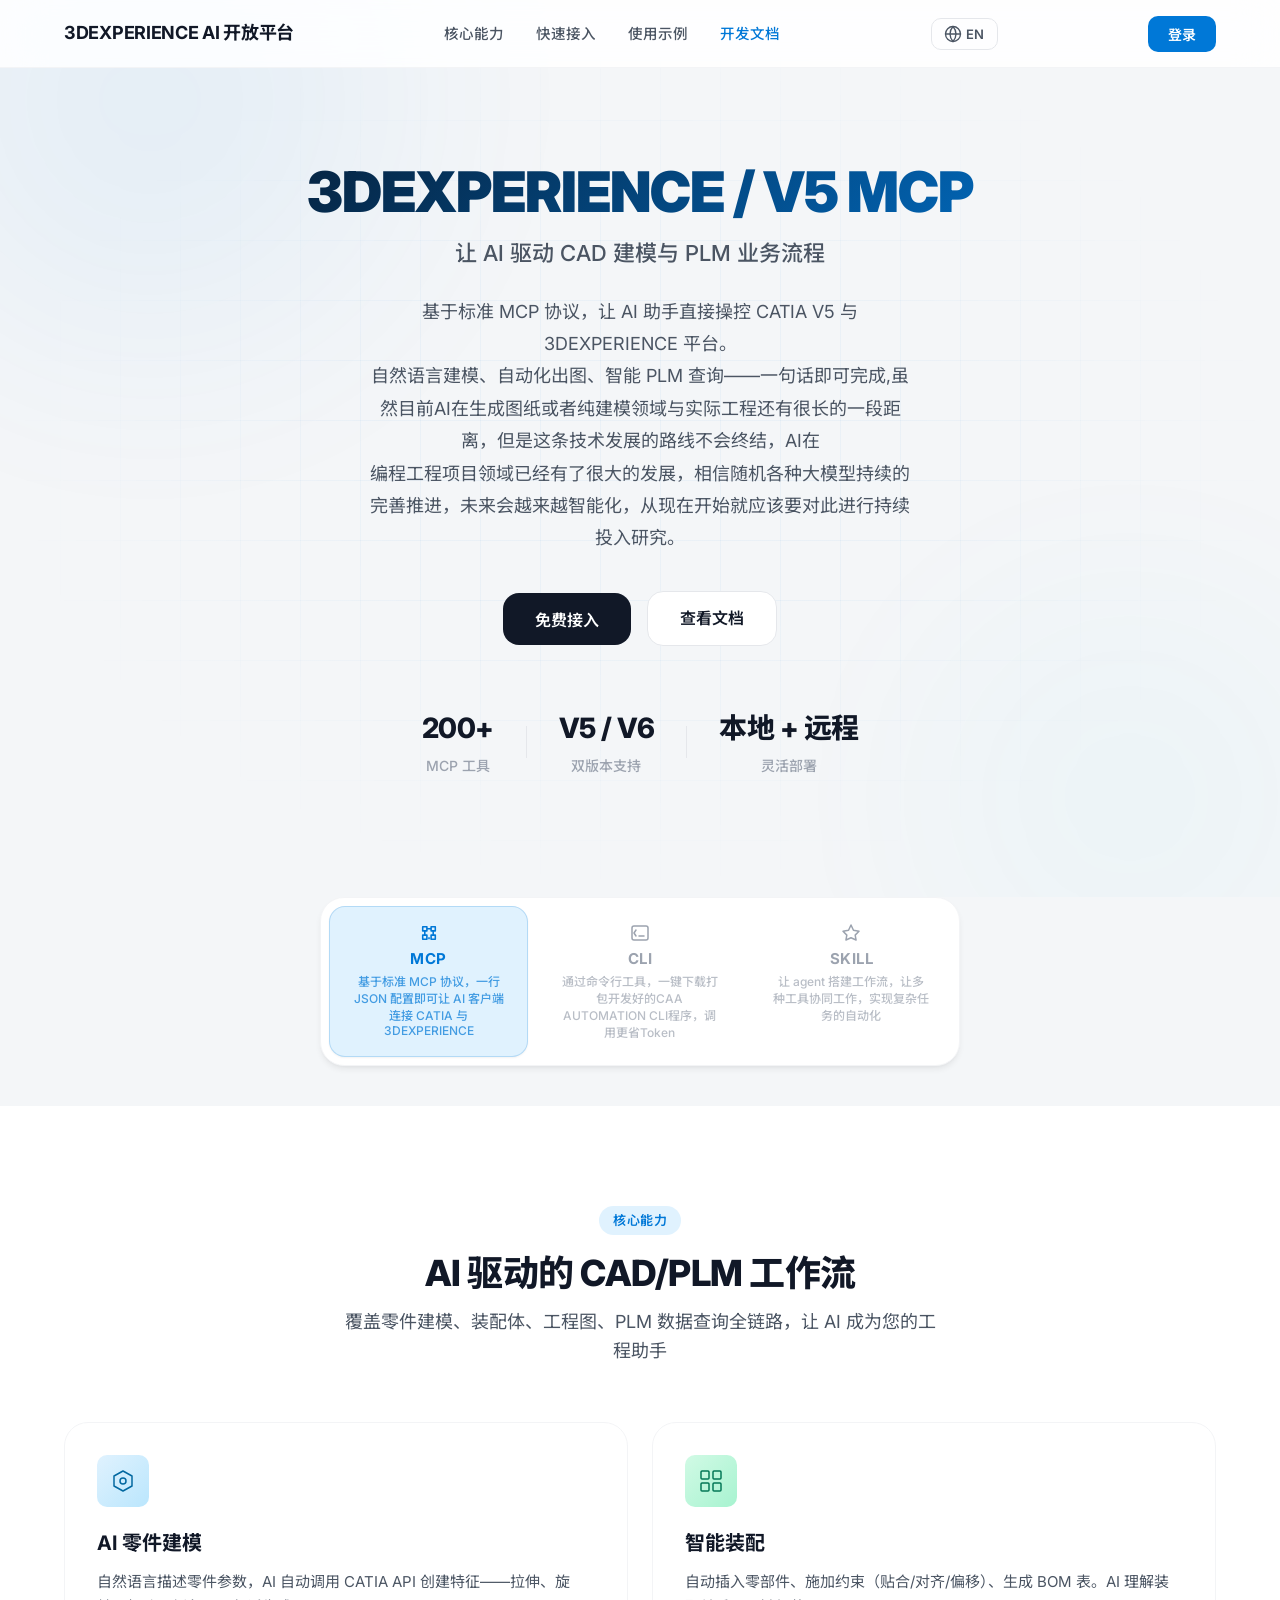
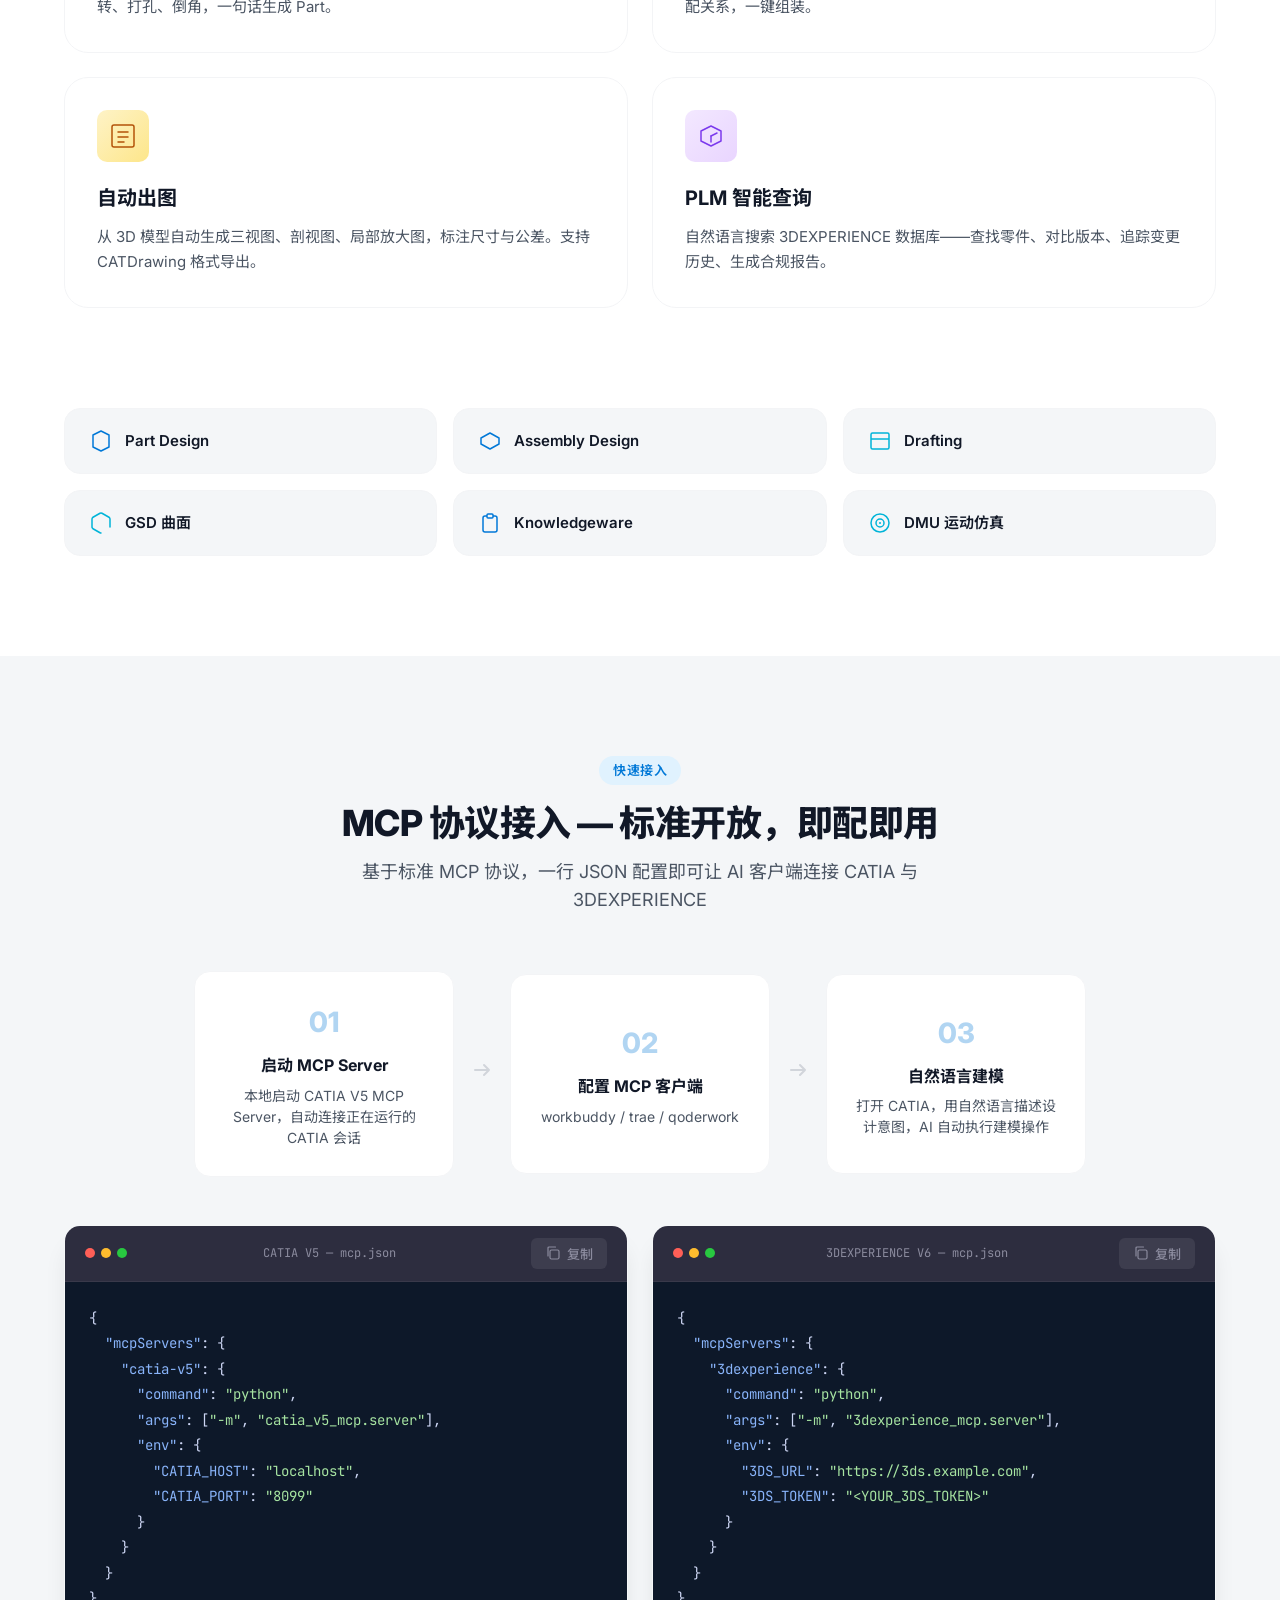
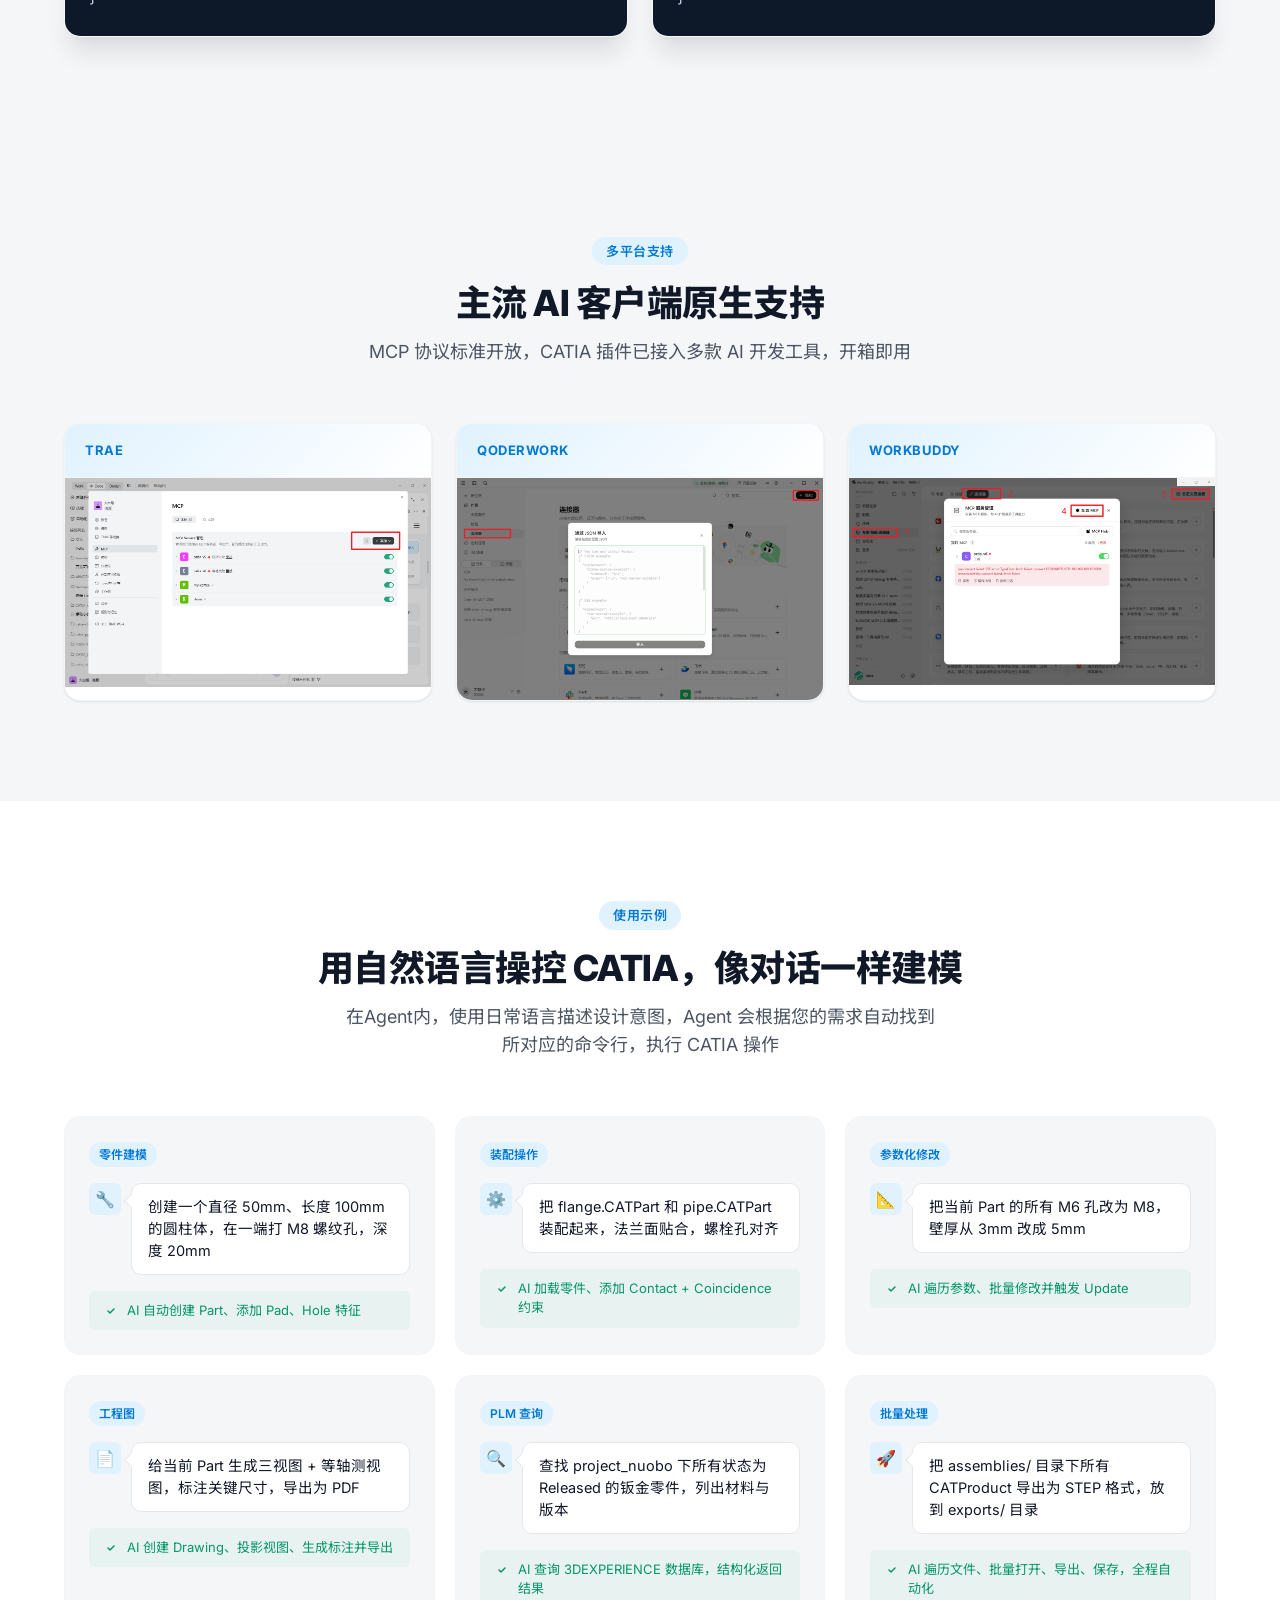
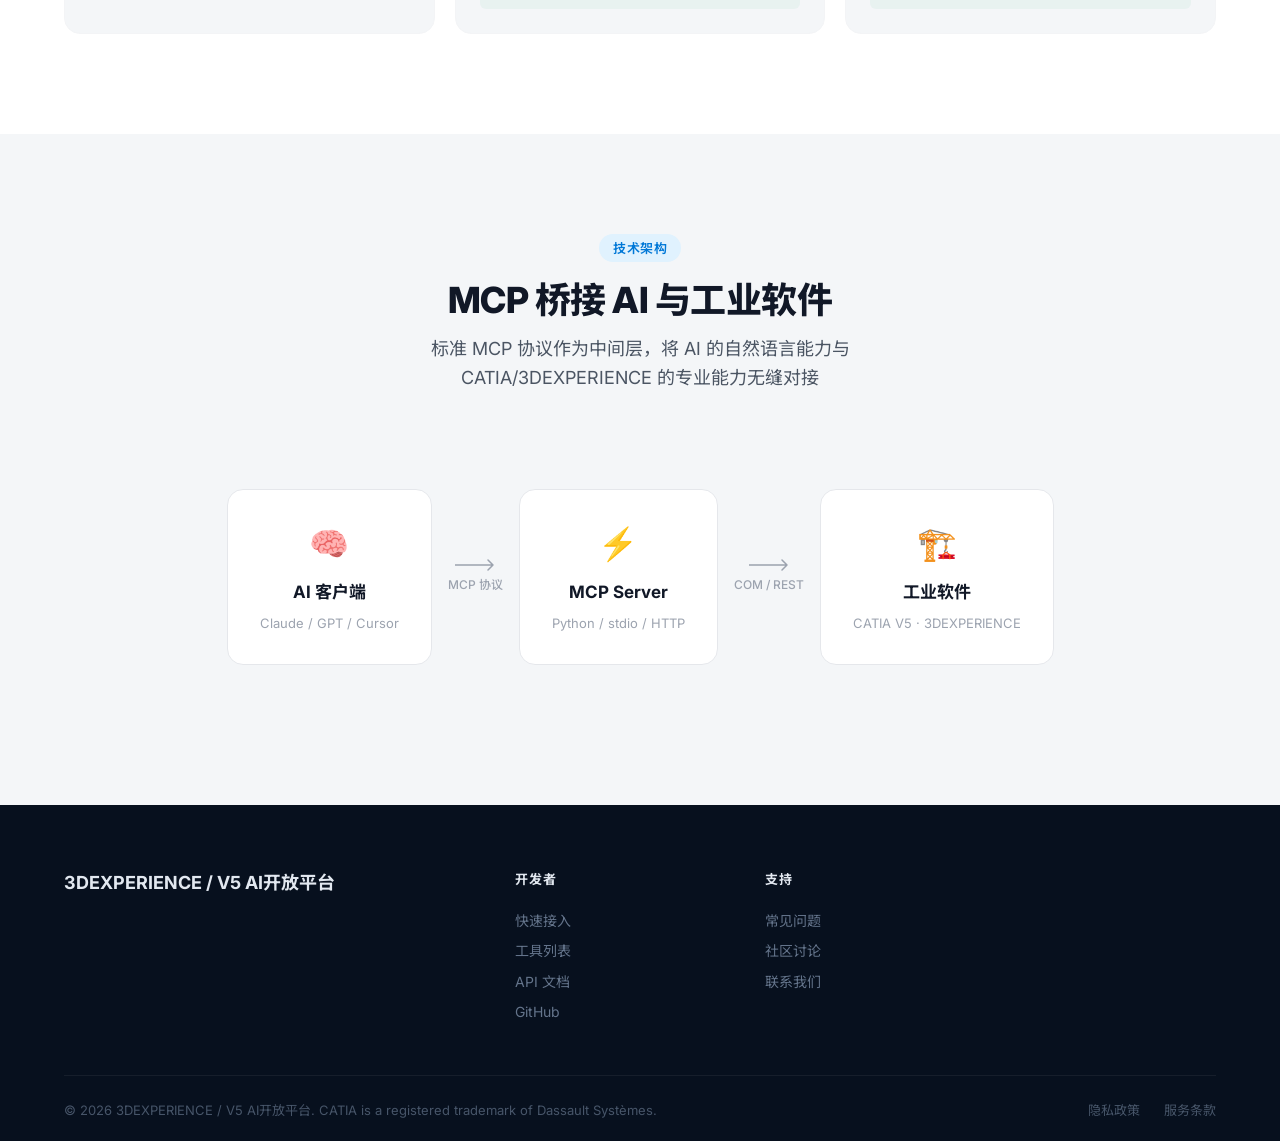
<file: index.html>
<!DOCTYPE html>
<html lang="zh-CN">
<head>
    <meta charset="UTF-8">
    <meta name="viewport" content="width=device-width, initial-scale=1.0">
    <title>3DEXPERIENCE / V5 MCP — 让 AI 驱动 CAD 与 PLM</title>
    <link rel="stylesheet" href="css/style.css">
    <link rel="preconnect" href="https://fonts.googleapis.com">
    <link rel="preconnect" href="https://fonts.gstatic.com" crossorigin>
    <link href="https://fonts.googleapis.com/css2?family=Inter:wght@400;500;600;700;800&family=Noto+Sans+SC:wght@400;500;700;900&family=JetBrains+Mono:wght@400;500&display=swap" rel="stylesheet">
</head>
<body>
    <div id="nav-placeholder"></div>

    <!-- ===== Hero Section ===== -->
    <section class="hero">
        <div class="hero-container">
            <!-- <div class="hero-badge">
                <span class="badge-dot"></span>
                3DEXPERIENCE · CATIA V5 · MCP 协议
            </div> -->
            <h1 class="hero-title">
                <span class="hero-title-main">3DEXPERIENCE / V5 MCP</span>
                <span class="hero-title-sub" data-i18n="hero.title.sub">让 AI 驱动 CAD 建模与 PLM 业务流程</span>
            </h1>
            <p class="hero-desc">
                <span data-i18n="hero.desc">基于标准 MCP 协议，让 AI 助手直接操控 CATIA V5 与 3DEXPERIENCE 平台。</span><br>
                <span data-i18n="hero.desc.2">自然语言建模、自动化出图、智能 PLM 查询——一句话即可完成,虽然目前AI在生成图纸或者纯建模领域与实际工程还有很长的一段距离，但是这条技术发展的路线不会终结，AI在</span> <br>
                <span data-i18n="hero.desc.3">编程工程项目领域已经有了很大的发展，相信随机各种大模型持续的完善推进，未来会越来越智能化，从现在开始就应该要对此进行持续投入研究。</span><br>
            </p>
            <div class="hero-actions">
                <button class="btn-primary" data-i18n="hero.cta.primary">免费接入
                    <svg width="16" height="16" viewBox="0 0 16 16" fill="none">
                        <path d="M3 8H13M10 5L13 8L10 11" stroke="currentColor" stroke-width="1.5" stroke-linecap="round" stroke-linejoin="round"/>
                    </svg>
                </button>
                <a href="docs.html" class="btn-secondary" data-i18n="hero.cta.secondary">查看文档</a>
            </div>
            <div class="hero-stats">
                <div class="stat-item">
                    <span class="stat-number">200+</span>
                    <span class="stat-label" data-i18n="hero.stat1.label">MCP 工具</span>
                </div>
                <div class="stat-divider"></div>
                <div class="stat-item">
                    <span class="stat-number">V5 / V6</span>
                    <span class="stat-label" data-i18n="hero.stat2.label">双版本支持</span>
                </div>
                <div class="stat-divider"></div>
                <div class="stat-item">
                    <span class="stat-number" data-i18n="hero.stat3.number">本地 + 远程</span>
                    <span class="stat-label" data-i18n="hero.stat3.label">灵活部署</span>
                </div>
            </div>
        </div>
        <div class="hero-bg">
            <div class="hero-glow glow-1"></div>
            <div class="hero-glow glow-2"></div>
            <div class="hero-grid"></div>
        </div>
    </section>

    <!-- ===== Mode Selector ===== -->
    <section class="mode-selector">
        <div class="section-container">
            <div class="mode-tabs" role="tablist">
                <button class="mode-tab active" data-mode="mcp" role="tab" aria-selected="true">
                    <svg width="20" height="20" viewBox="0 0 20 20" fill="none">
                        <path d="M4 4H8V8H4V4Z" stroke="currentColor" stroke-width="1.5" stroke-linejoin="round"/>
                        <path d="M12 4H16V8H12V4Z" stroke="currentColor" stroke-width="1.5" stroke-linejoin="round"/>
                        <path d="M4 12H8V16H4V12Z" stroke="currentColor" stroke-width="1.5" stroke-linejoin="round"/>
                        <path d="M12 12H16V16H12V12Z" stroke="currentColor" stroke-width="1.5" stroke-linejoin="round"/>
                        <path d="M8 6H12" stroke="currentColor" stroke-width="1.5"/>
                        <path d="M6 8V12" stroke="currentColor" stroke-width="1.5"/>
                        <path d="M14 8V12" stroke="currentColor" stroke-width="1.5"/>
                        <path d="M10 14V16" stroke="currentColor" stroke-width="1.5"/>
                    </svg>
                    <span>MCP</span>
                    <small data-i18n="mode.mcp.desc">标准协议接入</small>
                </button>
                <button class="mode-tab" data-mode="cli" role="tab" aria-selected="false">
                    <svg width="20" height="20" viewBox="0 0 20 20" fill="none">
                        <rect x="2" y="3" width="16" height="14" rx="2" stroke="currentColor" stroke-width="1.5"/>
                        <path d="M6 7L4 10L6 13" stroke="currentColor" stroke-width="1.5" stroke-linecap="round" stroke-linejoin="round"/>
                        <path d="M9 13H14" stroke="currentColor" stroke-width="1.5" stroke-linecap="round"/>
                    </svg>
                    <span>CLI</span>
                    <small data-i18n="mode.cli.desc">命令行工具</small>
                </button>
                <button class="mode-tab" data-mode="skill" role="tab" aria-selected="false">
                    <svg width="20" height="20" viewBox="0 0 20 20" fill="none">
                        <path d="M10 2L12.45 7.26L18 8.27L14.18 12.14L15.08 17.02L10 14.77L4.92 17.02L5.82 12.14L2 8.27L7.55 7.26L10 2Z" stroke="currentColor" stroke-width="1.5" stroke-linejoin="round"/>
                    </svg>
                    <span>SKILL</span>
                    <small data-i18n="mode.skill.desc">AI 技能插件</small>
                </button>
            </div>
        </div>
    </section>

    <!-- ===== Features Section ===== -->
    <section class="features" id="features">
        <div class="section-container">
            <div class="section-header">
                <span class="section-tag" data-i18n="features.tag">核心能力</span>
                <h2 class="section-title" data-i18n="features.title">AI 驱动的 CAD/PLM 工作流</h2>
                <p class="section-desc" data-i18n="features.desc">覆盖零件建模、装配体、工程图、PLM 数据查询全链路，让 AI 成为您的工程助手</p>
            </div>

            <div class="features-grid">
                <!-- Feature 1: 零件建模 -->
                <div class="feature-card">
                    <div class="feature-icon" style="background: linear-gradient(135deg, #E0F2FE 0%, #BAE6FD 100%);">
                        <svg width="28" height="28" viewBox="0 0 28 28" fill="none">
                            <path d="M5 9L14 4L23 9V19L14 24L5 19V9Z" stroke="#0369A1" stroke-width="1.5" stroke-linejoin="round"/>
                            <circle cx="14" cy="14" r="3" stroke="#0369A1" stroke-width="1.5"/>
                        </svg>
                    </div>
                    <h3 class="feature-title" data-i18n="features.f1.title">AI 零件建模</h3>
                    <p class="feature-desc" data-i18n="features.f1.desc">自然语言描述零件参数，AI 自动调用 CATIA API 创建特征——拉伸、旋转、打孔、倒角，一句话生成 Part。</p>
                </div>

                <!-- Feature 2: 装配体 -->
                <div class="feature-card">
                    <div class="feature-icon" style="background: linear-gradient(135deg, #D1FAE5 0%, #A7F3D0 100%);">
                        <svg width="28" height="28" viewBox="0 0 28 28" fill="none">
                            <rect x="4" y="4" width="8" height="8" rx="1" stroke="#047857" stroke-width="1.5"/>
                            <rect x="16" y="4" width="8" height="8" rx="1" stroke="#047857" stroke-width="1.5"/>
                            <rect x="4" y="16" width="8" height="8" rx="1" stroke="#047857" stroke-width="1.5"/>
                            <rect x="16" y="16" width="8" height="8" rx="1" stroke="#047857" stroke-width="1.5"/>
                        </svg>
                    </div>
                    <h3 class="feature-title" data-i18n="features.f2.title">智能装配</h3>
                    <p class="feature-desc" data-i18n="features.f2.desc">自动插入零部件、施加约束（贴合/对齐/偏移）、生成 BOM 表。AI 理解装配关系，一键组装。</p>
                </div>

                <!-- Feature 3: 工程图 -->
                <div class="feature-card">
                    <div class="feature-icon" style="background: linear-gradient(135deg, #FEF3C7 0%, #FDE68A 100%);">
                        <svg width="28" height="28" viewBox="0 0 28 28" fill="none">
                            <rect x="3" y="3" width="22" height="22" rx="2" stroke="#B45309" stroke-width="1.5"/>
                            <path d="M9 10H19M9 15H19M9 20H15" stroke="#B45309" stroke-width="1.5" stroke-linecap="round"/>
                        </svg>
                    </div>
                    <h3 class="feature-title" data-i18n="features.f3.title">自动出图</h3>
                    <p class="feature-desc" data-i18n="features.f3.desc">从 3D 模型自动生成三视图、剖视图、局部放大图，标注尺寸与公差。支持 CATDrawing 格式导出。</p>
                </div>

                <!-- Feature 4: PLM 集成 -->
                <div class="feature-card">
                    <div class="feature-icon" style="background: linear-gradient(135deg, #F3E8FF 0%, #E9D5FF 100%);">
                        <svg width="28" height="28" viewBox="0 0 28 28" fill="none">
                            <path d="M14 4L24 9V19L14 24L4 19V9L14 4Z" stroke="#7C3AED" stroke-width="1.5" stroke-linejoin="round"/>
                            <path d="M14 14L20 11" stroke="#7C3AED" stroke-width="1.5" stroke-linecap="round"/>
                            <path d="M14 14V20" stroke="#7C3AED" stroke-width="1.5" stroke-linecap="round"/>
                        </svg>
                    </div>
                    <h3 class="feature-title" data-i18n="features.f4.title">PLM 智能查询</h3>
                    <p class="feature-desc" data-i18n="features.f4.desc">自然语言搜索 3DEXPERIENCE 数据库——查找零件、对比版本、追踪变更历史、生成合规报告。</p>
                </div>
            </div>
        </div>
    </section>

    <!-- ===== More Features ===== -->
    <section class="features-extended">
        <div class="section-container">
            <div class="features-grid-extended">
                <div class="feature-card-mini">
                    <svg width="24" height="24" viewBox="0 0 24 24" fill="none">
                        <path d="M12 2L4 6V18L12 22L20 18V6L12 2Z" stroke="#0078D7" stroke-width="1.5" stroke-linejoin="round"/>
                    </svg>
                    <span>Part Design</span>
                </div>
                <div class="feature-card-mini">
                    <svg width="24" height="24" viewBox="0 0 24 24" fill="none">
                        <path d="M3 9L12 4L21 9V15L12 20L3 15V9Z" stroke="#0078D7" stroke-width="1.5" stroke-linejoin="round"/>
                    </svg>
                    <span>Assembly Design</span>
                </div>
                <div class="feature-card-mini">
                    <svg width="24" height="24" viewBox="0 0 24 24" fill="none">
                        <rect x="3" y="4" width="18" height="16" rx="1.5" stroke="#00B4D8" stroke-width="1.5"/>
                        <path d="M3 10H21" stroke="#00B4D8" stroke-width="1.5"/>
                    </svg>
                    <span>Drafting</span>
                </div>
                <div class="feature-card-mini">
                    <svg width="24" height="24" viewBox="0 0 24 24" fill="none">
                        <path d="M21 16V8C20.9996 7.64928 20.9071 7.30481 20.7315 7.00117C20.556 6.69753 20.3037 6.44536 20 6.27L13 2.27C12.696 2.09446 12.3511 2.00205 12 2V2C11.6489 2.00205 11.304 2.09446 11 2.27L4 6.27C3.69626 6.44536 3.44398 6.69753 3.26846 7.00117C3.09294 7.30481 3.00036 7.64928 3 8V16C3.00036 16.3507 3.09294 16.6952 3.26846 16.9988C3.44398 17.3025 3.69626 17.5546 4 17.73L11 21.73C11.304 21.9055 11.6489 21.9979 12 22V22" stroke="#00B4D8" stroke-width="1.5" stroke-linecap="round"/>
                    </svg>
                    <span data-i18n="features.ext.gsd">GSD 曲面</span>
                </div>
                <div class="feature-card-mini">
                    <svg width="24" height="24" viewBox="0 0 24 24" fill="none">
                        <path d="M9 5H7C5.89543 5 5 5.89543 5 7V19C5 20.1046 5.89543 21 7 21H17C18.1046 21 19 20.1046 19 19V7C19 5.89543 18.1046 5 17 5H15" stroke="#0078D7" stroke-width="1.5"/>
                        <rect x="9" y="3" width="6" height="4" rx="1" stroke="#0078D7" stroke-width="1.5"/>
                    </svg>
                    <span>Knowledgeware</span>
                </div>
                <div class="feature-card-mini">
                    <svg width="24" height="24" viewBox="0 0 24 24" fill="none">
                        <circle cx="12" cy="12" r="9" stroke="#00B4D8" stroke-width="1.5"/>
                        <circle cx="12" cy="12" r="4" stroke="#00B4D8" stroke-width="1.5"/>
                        <circle cx="12" cy="12" r="1" fill="#00B4D8"/>
                    </svg>
                    <span data-i18n="features.ext.dmu">DMU 运动仿真</span>
                </div>
            </div>
        </div>
    </section>

    <!-- ===== Quick Start Section ===== -->
    <section class="quickstart" id="quickstart">
        <div class="section-container">
            <div class="section-header">
                <span class="section-tag" data-i18n="quickstart.tag">快速接入</span>
                <h2 class="section-title mode-title" data-i18n="quickstart.title" data-default="三种方式接入，选择最适合你的">三种方式接入，选择最适合你的</h2>
                <p class="section-desc mode-desc" data-i18n="quickstart.desc" data-default="支持 MCP 协议、CLI 命令行、Skill 插件三种接入方式，灵活适配不同开发场景">支持 MCP 协议、CLI 命令行、Skill 插件三种接入方式，灵活适配不同开发场景</p>
            </div>

            <!-- ===== MCP Panel ===== -->
            <div class="mode-panel active" id="panel-mcp">
                <div class="steps-row">
                    <div class="step-item">
                        <div class="step-number">01</div>
                        <h4 data-i18n="quickstart.mcp.step1.title">启动 MCP Server</h4>
                        <p data-i18n="quickstart.mcp.step1.desc">本地启动 CATIA V5 MCP Server，自动连接正在运行的 CATIA 会话</p>
                    </div>
                    <div class="step-arrow">
                        <svg width="24" height="24" viewBox="0 0 24 24" fill="none">
                            <path d="M5 12H19M14 7L19 12L14 17" stroke="#D1D5DB" stroke-width="2" stroke-linecap="round" stroke-linejoin="round"/>
                        </svg>
                    </div>
                    <div class="step-item">
                        <div class="step-number">02</div>
                        <h4 data-i18n="quickstart.mcp.step2.title">配置 MCP 客户端</h4>
                        <p>workbuddy / trae / qoderwork</p>
                    </div>
                    <div class="step-arrow">
                        <svg width="24" height="24" viewBox="0 0 24 24" fill="none">
                            <path d="M5 12H19M14 7L19 12L14 17" stroke="#D1D5DB" stroke-width="2" stroke-linecap="round" stroke-linejoin="round"/>
                        </svg>
                    </div>
                    <div class="step-item">
                        <div class="step-number">03</div>
                        <h4 data-i18n="quickstart.mcp.step3.title">自然语言建模</h4>
                        <p data-i18n="quickstart.mcp.step3.desc">打开 CATIA，用自然语言描述设计意图，AI 自动执行建模操作</p>
                    </div>
                </div>

                <div class="mcp-grid">
                    <!-- V5 配置 -->
                    <div class="code-block-wrapper mcp-block">
                        <div class="code-block-header">
                            <div class="code-block-dots">
                                <span class="dot dot-red"></span>
                                <span class="dot dot-yellow"></span>
                                <span class="dot dot-green"></span>
                            </div>
                            <span class="code-block-label">CATIA V5 — mcp.json</span>
                            <button class="btn-copy" data-code="v5" onclick="copyCode('v5')">
                                <svg width="16" height="16" viewBox="0 0 16 16" fill="none">
                                    <rect x="5" y="5" width="9" height="9" rx="1.5" stroke="currentColor" stroke-width="1.2"/>
                                    <path d="M3 11V3C3 2.44772 3.44772 2 4 2H10.5" stroke="currentColor" stroke-width="1.2" stroke-linecap="round"/>
                                </svg>
                                <span>复制</span>
                            </button>
                        </div>
                        <pre class="code-block"><code id="code-v5">{
  <span class="code-key">"mcpServers"</span>: {
    <span class="code-key">"catia-v5"</span>: {
      <span class="code-key">"command"</span>: <span class="code-string">"python"</span>,
      <span class="code-key">"args"</span>: [<span class="code-string">"-m"</span>, <span class="code-string">"catia_v5_mcp.server"</span>],
      <span class="code-key">"env"</span>: {
        <span class="code-key">"CATIA_HOST"</span>: <span class="code-string">"localhost"</span>,
        <span class="code-key">"CATIA_PORT"</span>: <span class="code-string">"8099"</span>
      }
    }
  }
}</code></pre>
                    </div>
                    <!-- V6 配置 -->
                    <div class="code-block-wrapper mcp-block">
                        <div class="code-block-header">
                            <div class="code-block-dots">
                                <span class="dot dot-red"></span>
                                <span class="dot dot-yellow"></span>
                                <span class="dot dot-green"></span>
                            </div>
                            <span class="code-block-label">3DEXPERIENCE V6 — mcp.json</span>
                            <button class="btn-copy" data-code="v6" onclick="copyCode('v6')">
                                <svg width="16" height="16" viewBox="0 0 16 16" fill="none">
                                    <rect x="5" y="5" width="9" height="9" rx="1.5" stroke="currentColor" stroke-width="1.2"/>
                                    <path d="M3 11V3C3 2.44772 3.44772 2 4 2H10.5" stroke="currentColor" stroke-width="1.2" stroke-linecap="round"/>
                                </svg>
                                <span>复制</span>
                            </button>
                        </div>
                        <pre class="code-block"><code id="code-v6">{
  <span class="code-key">"mcpServers"</span>: {
    <span class="code-key">"3dexperience"</span>: {
      <span class="code-key">"command"</span>: <span class="code-string">"python"</span>,
      <span class="code-key">"args"</span>: [<span class="code-string">"-m"</span>, <span class="code-string">"3dexperience_mcp.server"</span>],
      <span class="code-key">"env"</span>: {
        <span class="code-key">"3DS_URL"</span>: <span class="code-string">"https://3ds.example.com"</span>,
        <span class="code-key">"3DS_TOKEN"</span>: <span class="code-string">"&lt;YOUR_3DS_TOKEN&gt;"</span>
      }
    }
  }
}</code></pre>
                    </div>
                </div>
            </div>

            <!-- ===== CLI Panel ===== -->
            <div class="mode-panel" id="panel-cli">
                <div class="steps-row">
                    <div class="step-item">
                        <div class="step-number">01</div>
                        <h4 data-i18n="quickstart.cli.step1.title">安装 CLI 工具</h4>
                        <p data-i18n="quickstart.cli.step1.desc">PowerShell 一键安装脚本，支持 V5 / V6 多个版本，像CAA开发的运行包，可以通过Agent的工具自动在后台批量调用</p>
                    </div>
                    <div class="step-arrow">
                        <svg width="24" height="24" viewBox="0 0 24 24" fill="none">
                            <path d="M5 12H19M14 7L19 12L14 17" stroke="#D1D5DB" stroke-width="2" stroke-linecap="round" stroke-linejoin="round"/>
                        </svg>
                    </div>
                    <div class="step-item">
                        <div class="step-number">02</div>
                        <h4 data-i18n="quickstart.cli.step2.title">配置连接参数</h4>
                        <p data-i18n="quickstart.cli.step2.desc">选择对应版本执行，脚本自动完成环境配置，大语言模型会根据当前的环境变量，智能化的提示，你应该传入哪些参数，传入参数之后，它会自适应地填入相关位置，</p>
                    </div>
                    <div class="step-arrow">
                        <svg width="24" height="24" viewBox="0 0 24 24" fill="none">
                            <path d="M5 12H19M14 7L19 12L14 17" stroke="#D1D5DB" stroke-width="2" stroke-linecap="round" stroke-linejoin="round"/>
                        </svg>
                    </div>
                    <div class="step-item">
                        <div class="step-number">03</div>
                        <h4 data-i18n="quickstart.cli.step3.title">命令行操作</h4>
                        <p data-i18n="quickstart.cli.step3.desc">安装后即可在终端使用 catia-cli 命令执行建模操作，可以在Agent内通过语音与它聊天调用相关命令，它可以在后台自动执行一些集成化的工具</p>
                    </div>
                </div>

                <div class="code-block-wrapper">
                    <div class="code-block-header">
                        <div class="code-block-dots">
                            <span class="dot dot-red"></span>
                            <span class="dot dot-yellow"></span>
                            <span class="dot dot-green"></span>
                        </div>
                        <span class="code-block-label">PowerShell</span>
                        <button class="btn-copy" data-code="cli" onclick="copyCode('cli')">
                            <svg width="16" height="16" viewBox="0 0 16 16" fill="none">
                                <rect x="5" y="5" width="9" height="9" rx="1.5" stroke="currentColor" stroke-width="1.2"/>
                                <path d="M3 11V3C3 2.44772 3.44772 2 4 2H10.5" stroke="currentColor" stroke-width="1.2" stroke-linecap="round"/>
                            </svg>
                            <span>复制</span>
                        </button>
                    </div>
                    <pre class="code-block"><code id="code-cli"><span class="code-comment"># V6 (3DEXPERIENCE)</span>
iex(irm https://gitee.com/xuscode1/catia-v6r2025-cli/raw/master/www/install-cli.ps1)
iex(irm https://gitee.com/xuscode1/catia-v6r2026-cli/raw/master/www/install-cli.ps1)

<span class="code-comment"># V5 (CATIA)</span>
iex(irm https://gitee.com/xuscode1/catia-v5r27-cli/raw/master/www/install-cli.ps1)
iex(irm https://gitee.com/xuscode1/catia-v5r29-cli/raw/master/www/install-cli.ps1)
iex(irm https://gitee.com/xuscode1/catia-v5r36-cli/raw/master/www/install-cli.ps1)</code></pre>
                </div>
            </div>

            <!-- ===== SKILL Panel ===== -->
            <div class="mode-panel" id="panel-skill">
                <!-- Skill Hero -->
                <div class="skill-hero">
                    <div class="skill-hero-icon">
                        <svg width="40" height="40" viewBox="0 0 40 40" fill="none">
                            <path d="M20 4L24.9 14.52L36.18 16.36L28 24.76L29.82 35.64L20 30.77L10.18 35.64L12 24.76L3.82 16.36L15.1 14.52L20 4Z" fill="#F59E0B" stroke="#D97706" stroke-width="1.5" stroke-linejoin="round"/>
                        </svg>
                    </div>
                    <h3 class="skill-hero-title" data-i18n="quickstart.skill.hero.title">CATIA Skill</h3>
                    <span class="skill-hero-badge">AI skill</span>
                    <p class="skill-hero-desc" data-i18n="quickstart.skill.hero.desc">让 agent 归纳总结你们的工作流,把大量的 CLI 程序或者是 MCP 命令串联起来，形成一整套工作流,减少人工干预，提高工作效率, <br>
                        SKILL可以让工程师可以灵活地参与项目的各个阶段 <br>


                    </p>
                    <a href="#" class="btn-download-skill">
                        <svg width="18" height="18" viewBox="0 0 18 18" fill="none">
                            <path d="M9 2V11M9 11L5.5 7.5M9 11L12.5 7.5" stroke="currentColor" stroke-width="1.5" stroke-linecap="round" stroke-linejoin="round"/>
                            <path d="M3 12V14C3 15.1046 3.89543 16 5 16H13C14.1046 16 15 15.1046 15 14V12" stroke="currentColor" stroke-width="1.5" stroke-linecap="round"/>
                        </svg>
                        <span data-i18n="quickstart.skill.hero.cta">下载 Skill</span>
                    </a>
                </div>

                <!-- Installation Methods -->
                <div class="skill-install-section">
                    <h4 class="skill-section-title" data-i18n="quickstart.skill.install.title">安装方式</h4>
                    <div class="skill-install-grid">
                        <div class="skill-install-card">
                            <div class="skill-install-card-icon" style="background: linear-gradient(135deg, #DBEAFE, #BFDBFE);">
                                <svg width="22" height="22" viewBox="0 0 24 24" fill="none">
                                    <rect x="3" y="3" width="18" height="18" rx="3" stroke="#2563EB" stroke-width="1.5"/>
                                    <path d="M8 8L16 8M8 12L16 12M8 16L12 16" stroke="#2563EB" stroke-width="1.5" stroke-linecap="round"/>
                                </svg>
                            </div>
                            <h5>codebuddy</h5>
                            <p>下载后，在技能中点击添加技能，把下载的文件导入</p>
                        </div>
                        <div class="skill-install-card">
                            <div class="skill-install-card-icon" style="background: linear-gradient(135deg, #F3E8FF, #E9D5FF);">
                                <svg width="22" height="22" viewBox="0 0 24 24" fill="none">
                                    <path d="M17 3C18.1046 3 19 3.89543 19 5V19C19 20.1046 18.1046 21 17 21H7C5.89543 21 5 20.1046 5 19V5C5 3.89543 5.89543 3 7 3H17Z" stroke="#9333EA" stroke-width="1.5"/>
                                    <path d="M15 2V4H9V2" stroke="#9333EA" stroke-width="1.5" stroke-linecap="round" stroke-linejoin="round"/>
                                    <path d="M9 10L11 12L15 8" stroke="#9333EA" stroke-width="1.5" stroke-linecap="round" stroke-linejoin="round"/>
                                </svg>
                            </div>
                            <h5>Cursor</h5>
                            <p>下载并解压后，在 Skill 中点击 Add skill，选择解压目录</p>
                        </div>
                        <div class="skill-install-card">
                            <div class="skill-install-card-icon" style="background: linear-gradient(135deg, #FEF3C7, #FDE68A);">
                                <svg width="22" height="22" viewBox="0 0 24 24" fill="none">
                                    <path d="M12 2L15.09 8.26L22 9.27L17 14.14L18.18 21.02L12 17.77L5.82 21.02L7 14.14L2 9.27L8.91 8.26L12 2Z" stroke="#D97706" stroke-width="1.5" stroke-linejoin="round"/>
                                </svg>
                            </div>
                            <h5>Claude Code</h5>
                            <p>解压到 ~/.claude/skills/my-coffee</p>
                        </div>
                        <div class="skill-install-card">
                            <div class="skill-install-card-icon" style="background: linear-gradient(135deg, #D1FAE5, #A7F3D0);">
                                <svg width="22" height="22" viewBox="0 0 24 24" fill="none">
                                    <rect x="3" y="3" width="18" height="18" rx="4" stroke="#059669" stroke-width="1.5"/>
                                    <path d="M7 8H17M7 12H17M7 16H13" stroke="#059669" stroke-width="1.5" stroke-linecap="round"/>
                                </svg>
                            </div>
                            <h5>Codex</h5>
                            <p>解压到 ~/.codex/skills/my-coffee</p>
                        </div>
                        <div class="skill-install-card">
                            <div class="skill-install-card-icon" style="background: linear-gradient(135deg, #FFEDD5, #FED7AA);">
                                <svg width="22" height="22" viewBox="0 0 24 24" fill="none">
                                    <circle cx="12" cy="12" r="9" stroke="#EA580C" stroke-width="1.5"/>
                                    <path d="M12 8V12L15 15" stroke="#EA580C" stroke-width="1.5" stroke-linecap="round"/>
                                </svg>
                            </div>
                            <h5>Qoder</h5>
                            <p>下载并解压后，在 Qoder 的 Skills 中导入解压目录</p>
                        </div>
                        <div class="skill-install-card">
                            <div class="skill-install-card-icon" style="background: linear-gradient(135deg, #FCE7F3, #FBCFE8);">
                                <svg width="22" height="22" viewBox="0 0 24 24" fill="none">
                                    <path d="M9 12L11 14L15 10" stroke="#DB2777" stroke-width="1.5" stroke-linecap="round" stroke-linejoin="round"/>
                                    <circle cx="12" cy="12" r="9" stroke="#DB2777" stroke-width="1.5"/>
                                </svg>
                            </div>
                            <h5>Kimi Code</h5>
                            <p>下载并解压后，在 Kimi Code 的 Skills 中导入解压目录</p>
                        </div>
                        <div class="skill-install-card">
                            <div class="skill-install-card-icon" style="background: linear-gradient(135deg, #E0E7FF, #C7D2FE);">
                                <svg width="22" height="22" viewBox="0 0 24 24" fill="none">
                                    <path d="M20 7L12 3L4 7L12 11L20 7Z" stroke="#4F46E5" stroke-width="1.5" stroke-linejoin="round"/>
                                    <path d="M4 17L12 21L20 17" stroke="#4F46E5" stroke-width="1.5" stroke-linejoin="round"/>
                                    <path d="M4 12L12 16L20 12" stroke="#4F46E5" stroke-width="1.5" stroke-linejoin="round"/>
                                </svg>
                            </div>
                            <h5>workbuddy</h5>
                            <p>下载后，在技能中点击添加技能导入</p>
                        </div>
                        <div class="skill-install-card">
                            <div class="skill-install-card-icon" style="background: linear-gradient(135deg, #F3F4F6, #E5E7EB);">
                                <svg width="22" height="22" viewBox="0 0 24 24" fill="none">
                                    <path d="M5 12H19M12 5V19" stroke="#6B7280" stroke-width="1.5" stroke-linecap="round"/>
                                </svg>
                            </div>
                            <h5>Openclaw</h5>
                            <p>下载并解压后导入 Skill 目录</p>
                        </div>
                        <div class="skill-install-card">
                            <div class="skill-install-card-icon" style="background: linear-gradient(135deg, #F0FDF4, #DCFCE7);">
                                <svg width="22" height="22" viewBox="0 0 24 24" fill="none">
                                    <path d="M22 12C22 17.5228 17.5228 22 12 22C6.47715 22 2 17.5228 2 12C2 6.47715 6.47715 2 12 2C17.5228 2 22 6.47715 22 12Z" stroke="#16A34A" stroke-width="1.5"/>
                                    <path d="M16 12L10.5 16.5L8 13.5" stroke="#16A34A" stroke-width="1.5" stroke-linecap="round" stroke-linejoin="round"/>
                                </svg>
                            </div>
                            <h5>Hermes</h5>
                            <p>下载并解压后导入 Skill 目录</p>
                        </div>
                    </div>
                </div>

                <!-- Copy Instruction -->
                <div class="skill-copy-section">
                    <div class="copy-instruction-label">复制下面内容发给你的智能体：</div>
                    <div class="copy-instruction-box">
                        <code class="copy-instruction-code">请下载安装 My CATIA-Automation Skill：
https://ds-ai.com/my-Automation-skill.zip</code>
                        <button class="btn-copy-skill" onclick="copySkillInstruction()">
                            <svg width="16" height="16" viewBox="0 0 16 16" fill="none">
                                <rect x="5" y="5" width="9" height="9" rx="1.5" stroke="currentColor" stroke-width="1.2"/>
                                <path d="M3 11V3C3 2.44772 3.44772 2 4 2H10.5" stroke="currentColor" stroke-width="1.2" stroke-linecap="round"/>
                            </svg>
                            <span>复制</span>
                        </button>
                    </div>
                </div>
            </div>
        </div>
    </section>

    <!-- ===== MCP Integration Showcase ===== -->
    <section class="mcp-showcase">
        <div class="section-container">
            <div class="section-header">
                <span class="section-tag" data-i18n="showcase.tag">多平台支持</span>
                <h2 class="section-title" data-i18n="showcase.title">主流 AI 客户端原生支持</h2>
                <p class="section-desc" data-i18n="showcase.desc">MCP 协议标准开放，CATIA 插件已接入多款 AI 开发工具，开箱即用</p>
            </div>
            <div class="showcase-grid">
                <div class="showcase-card">
                    <div class="showcase-card-header">
                        <div class="showcase-badge">TRAE</div>
                    </div>
                    <div class="showcase-img-wrapper">
                        <img src="img/mcp-trae-1.png" alt="MCP TRAE 集成" class="showcase-img">
                        <div class="showcase-zoom-icon">
                            <svg viewBox="0 0 24 24"><path d="M15.5 14h-.79l-.28-.27C15.41 12.59 16 11.11 16 9.5 16 5.91 13.09 3 9.5 3S3 5.91 3 9.5 5.91 16 9.5 16c1.61 0 3.09-.59 4.23-1.57l.27.28v.79l5 4.99L20.49 19l-4.99-5zm-6 0C7.01 14 5 11.99 5 9.5S7.01 5 9.5 5 14 7.01 14 9.5 11.99 14 9.5 14z"/></svg>
                        </div>
                    </div>
                </div>
                <div class="showcase-card">
                    <div class="showcase-card-header">
                        <div class="showcase-badge">Qoderwork</div>
                    </div>
                    <div class="showcase-img-wrapper">
                        <img src="img/mcp-qoderwork-1.png" alt="MCP Qoderwork 集成" class="showcase-img">
                        <div class="showcase-zoom-icon">
                            <svg viewBox="0 0 24 24"><path d="M15.5 14h-.79l-.28-.27C15.41 12.59 16 11.11 16 9.5 16 5.91 13.09 3 9.5 3S3 5.91 3 9.5 5.91 16 9.5 16c1.61 0 3.09-.59 4.23-1.57l.27.28v.79l5 4.99L20.49 19l-4.99-5zm-6 0C7.01 14 5 11.99 5 9.5S7.01 5 9.5 5 14 7.01 14 9.5 11.99 14 9.5 14z"/></svg>
                        </div>
                    </div>
                </div>
                <div class="showcase-card">
                    <div class="showcase-card-header">
                        <div class="showcase-badge">Workbuddy</div>
                    </div>
                    <div class="showcase-img-wrapper">
                        <img src="img/mcp-workbuddy-1.png" alt="MCP Workbuddy 集成" class="showcase-img">
                        <div class="showcase-zoom-icon">
                            <svg viewBox="0 0 24 24"><path d="M15.5 14h-.79l-.28-.27C15.41 12.59 16 11.11 16 9.5 16 5.91 13.09 3 9.5 3S3 5.91 3 9.5 5.91 16 9.5 16c1.61 0 3.09-.59 4.23-1.57l.27.28v.79l5 4.99L20.49 19l-4.99-5zm-6 0C7.01 14 5 11.99 5 9.5S7.01 5 9.5 5 14 7.01 14 9.5 11.99 14 9.5 14z"/></svg>
                        </div>
                    </div>
                </div>
            </div>
        </div>
    </section>

    <!-- ===== Examples Section ===== -->
    <section class="examples" id="examples">
        <div class="section-container">
            <div class="section-header">
                <span class="section-tag" data-i18n="examples.tag">使用示例</span>
                <h2 class="section-title" data-i18n="examples.title">用自然语言操控 CATIA，像对话一样建模</h2>
                <p class="section-desc" data-i18n="examples.desc">在Agent内，使用日常语言描述设计意图，Agent 会根据您的需求自动找到所对应的命令行，执行 CATIA 操作</p>
            </div>

            <div class="examples-grid">
                <div class="example-card">
                    <div class="example-tag" data-i18n="examples.e1.tag">零件建模</div>
                    <div class="example-bubble">
                        <div class="bubble-avatar">🔧</div>
                        <div class="bubble-content">
                            <p class="bubble-text" data-i18n="examples.e1.text">创建一个直径 50mm、长度 100mm 的圆柱体，在一端打 M8 螺纹孔，深度 20mm</p>
                        </div>
                    </div>
                    <div class="example-result">
                        <svg width="16" height="16" viewBox="0 0 16 16" fill="none">
                            <path d="M5 8L7 10L11 6" stroke="#059669" stroke-width="1.5" stroke-linecap="round" stroke-linejoin="round"/>
                        </svg>
                        <span data-i18n="examples.e1.result">AI 自动创建 Part、添加 Pad、Hole 特征</span>
                    </div>
                </div>

                <div class="example-card">
                    <div class="example-tag" data-i18n="examples.e2.tag">装配操作</div>
                    <div class="example-bubble">
                        <div class="bubble-avatar">⚙️</div>
                        <div class="bubble-content">
                            <p class="bubble-text" data-i18n="examples.e2.text">把 flange.CATPart 和 pipe.CATPart 装配起来，法兰面贴合，螺栓孔对齐</p>
                        </div>
                    </div>
                    <div class="example-result">
                        <svg width="16" height="16" viewBox="0 0 16 16" fill="none">
                            <path d="M5 8L7 10L11 6" stroke="#059669" stroke-width="1.5" stroke-linecap="round" stroke-linejoin="round"/>
                        </svg>
                        <span data-i18n="examples.e2.result">AI 加载零件、添加 Contact + Coincidence 约束</span>
                    </div>
                </div>

                <div class="example-card">
                    <div class="example-tag" data-i18n="examples.e3.tag">参数化修改</div>
                    <div class="example-bubble">
                        <div class="bubble-avatar">📐</div>
                        <div class="bubble-content">
                            <p class="bubble-text" data-i18n="examples.e3.text">把当前 Part 的所有 M6 孔改为 M8，壁厚从 3mm 改成 5mm</p>
                        </div>
                    </div>
                    <div class="example-result">
                        <svg width="16" height="16" viewBox="0 0 16 16" fill="none">
                            <path d="M5 8L7 10L11 6" stroke="#059669" stroke-width="1.5" stroke-linecap="round" stroke-linejoin="round"/>
                        </svg>
                        <span data-i18n="examples.e3.result">AI 遍历参数、批量修改并触发 Update</span>
                    </div>
                </div>

                <div class="example-card">
                    <div class="example-tag" data-i18n="examples.e4.tag">工程图</div>
                    <div class="example-bubble">
                        <div class="bubble-avatar">📄</div>
                        <div class="bubble-content">
                            <p class="bubble-text" data-i18n="examples.e4.text">给当前 Part 生成三视图 + 等轴测视图，标注关键尺寸，导出为 PDF</p>
                        </div>
                    </div>
                    <div class="example-result">
                        <svg width="16" height="16" viewBox="0 0 16 16" fill="none">
                            <path d="M5 8L7 10L11 6" stroke="#059669" stroke-width="1.5" stroke-linecap="round" stroke-linejoin="round"/>
                        </svg>
                        <span data-i18n="examples.e4.result">AI 创建 Drawing、投影视图、生成标注并导出</span>
                    </div>
                </div>

                <div class="example-card">
                    <div class="example-tag" data-i18n="examples.e5.tag">PLM 查询</div>
                    <div class="example-bubble">
                        <div class="bubble-avatar">🔍</div>
                        <div class="bubble-content">
                            <p class="bubble-text" data-i18n="examples.e5.text">查找 project_nuobo 下所有状态为 Released 的钣金零件，列出材料与版本</p>
                        </div>
                    </div>
                    <div class="example-result">
                        <svg width="16" height="16" viewBox="0 0 16 16" fill="none">
                            <path d="M5 8L7 10L11 6" stroke="#059669" stroke-width="1.5" stroke-linecap="round" stroke-linejoin="round"/>
                        </svg>
                        <span data-i18n="examples.e5.result">AI 查询 3DEXPERIENCE 数据库，结构化返回结果</span>
                    </div>
                </div>

                <div class="example-card">
                    <div class="example-tag" data-i18n="examples.e6.tag">批量处理</div>
                    <div class="example-bubble">
                        <div class="bubble-avatar">🚀</div>
                        <div class="bubble-content">
                            <p class="bubble-text" data-i18n="examples.e6.text">把 assemblies/ 目录下所有 CATProduct 导出为 STEP 格式，放到 exports/ 目录</p>
                        </div>
                    </div>
                    <div class="example-result">
                        <svg width="16" height="16" viewBox="0 0 16 16" fill="none">
                            <path d="M5 8L7 10L11 6" stroke="#059669" stroke-width="1.5" stroke-linecap="round" stroke-linejoin="round"/>
                        </svg>
                        <span data-i18n="examples.e6.result">AI 遍历文件、批量打开、导出、保存，全程自动化</span>
                    </div>
                </div>
            </div>
        </div>
    </section>

    <!-- ===== Architecture Section ===== -->
    <section class="architecture" id="docs">
        <div class="section-container">
            <div class="section-header">
                <span class="section-tag" data-i18n="arch.tag">技术架构</span>
                <h2 class="section-title" data-i18n="arch.title">MCP 桥接 AI 与工业软件</h2>
                <p class="section-desc" data-i18n="arch.desc">标准 MCP 协议作为中间层，将 AI 的自然语言能力与 CATIA/3DEXPERIENCE 的专业能力无缝对接</p>
            </div>

            <div class="arch-diagram">
                <div class="arch-node arch-node-ai">
                    <div class="arch-node-icon">🧠</div>
                    <span data-i18n="arch.ai">AI 客户端</span>
                    <small>Claude / GPT / Cursor</small>
                </div>
                <div class="arch-arrow arch-arrow-right">
                    <svg width="40" height="12" viewBox="0 0 40 12" fill="none">
                        <path d="M0 6H38M33 1L38 6L33 11" stroke="#9CA3AF" stroke-width="1.5" stroke-linecap="round" stroke-linejoin="round"/>
                    </svg>
                    <span>MCP 协议</span>
                </div>
                <div class="arch-node arch-node-server">
                    <div class="arch-node-icon">⚡</div>
                    <span>MCP Server</span>
                    <small>Python / stdio / HTTP</small>
                </div>
                <div class="arch-arrow arch-arrow-right">
                    <svg width="40" height="12" viewBox="0 0 40 12" fill="none">
                        <path d="M0 6H38M33 1L38 6L33 11" stroke="#9CA3AF" stroke-width="1.5" stroke-linecap="round" stroke-linejoin="round"/>
                    </svg>
                    <span>COM / REST</span>
                </div>
                <div class="arch-node arch-node-business">
                    <div class="arch-node-icon">🏗️</div>
                    <span data-i18n="arch.business">工业软件</span>
                    <small>CATIA V5 · 3DEXPERIENCE</small>
                </div>
            </div>
        </div>
    </section>

    <!-- ===== CTA Section ===== -->
    <!-- <section class="cta">
        <div class="section-container">
            <div class="cta-card">
                <h2>让 AI 成为您的 CAD 工程师</h2>
                <p>连接 CATIA，用自然语言驱动设计。从建模到出图，AI 全程协助。</p>
                <div class="cta-actions">
                    <button class="btn-primary btn-light">免费接入</button>
                    <a href="docs.html" class="btn-outline-light" data-i18n="hero.cta.secondary">查看文档</a>
                </div>
            </div>
        </div>
    </section> -->

    <div id="footer-placeholder"></div>

    <script src="js/components.js"></script>
    <script src="js/i18n.js"></script>
    <script src="js/main.js"></script>
</body>
</html>
</file>
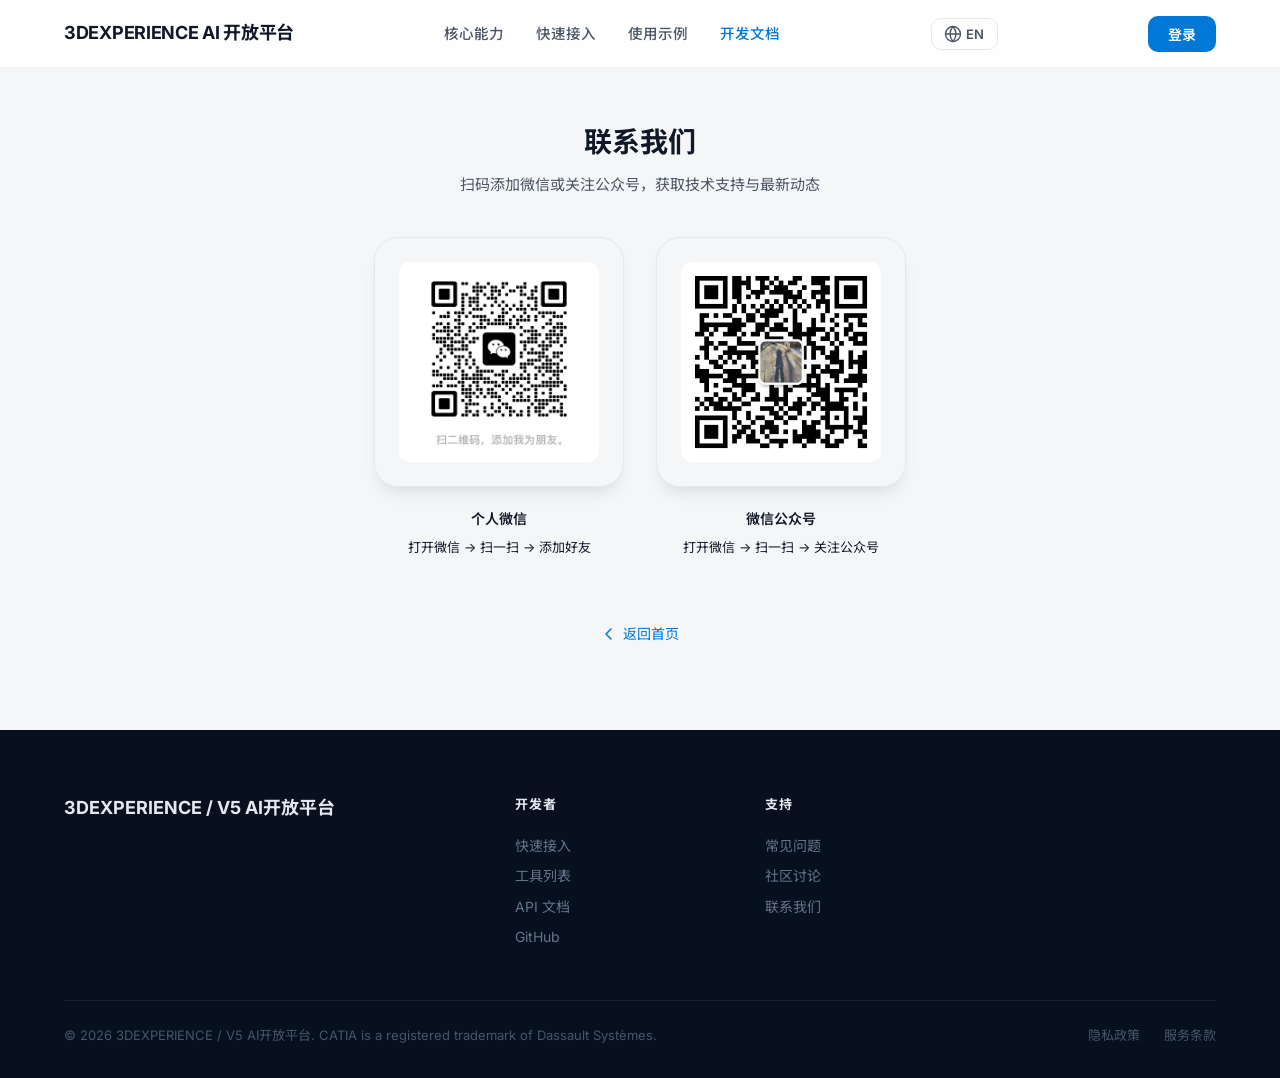
<file: contact.html>
<!DOCTYPE html>
<html lang="zh-CN">
<head>
    <meta charset="UTF-8">
    <meta name="viewport" content="width=device-width, initial-scale=1.0">
    <title>联系我们 — 3DEXPERIENCE & V5 MCP</title>
    <link rel="stylesheet" href="css/style.css">
    <link rel="preconnect" href="https://fonts.googleapis.com">
    <link rel="preconnect" href="https://fonts.gstatic.com" crossorigin>
    <link href="https://fonts.googleapis.com/css2?family=Inter:wght@400;500;600;700;800&family=Noto+Sans+SC:wght@400;500;700;900&family=JetBrains+Mono:wght@400;500&display=swap" rel="stylesheet">
    <style>
        .contact-hero {
            min-height: 70vh;
            display: flex;
            align-items: center;
            justify-content: center;
            padding: 120px 24px 80px;
            background: var(--color-bg);
        }
        .contact-card {
            text-align: center;
            max-width: 640px;
            width: 100%;
        }
        .contact-card h1 {
            font-size: 28px;
            font-weight: 700;
            color: var(--color-text);
            margin-bottom: 8px;
        }
        .contact-card > p {
            font-size: 15px;
            color: var(--color-text-secondary);
            margin-bottom: 40px;
        }
        .qrcode-grid {
            display: flex;
            gap: 32px;
            justify-content: center;
        }
        @media (max-width: 560px) {
            .qrcode-grid {
                flex-wrap: wrap;
            }
        }
        .qrcode-item {
            text-align: center;
        }
        .qrcode-wrapper {
            display: inline-block;
            padding: 24px;
            background: var(--color-surface);
            border: 1px solid var(--color-border);
            border-radius: var(--radius-xl);
            box-shadow: var(--shadow-lg);
            transition: box-shadow 0.2s;
        }
        .qrcode-wrapper:hover {
            box-shadow: var(--shadow-xl);
        }
        .qrcode-wrapper img {
            width: 200px;
            height: 200px;
            display: block;
            border-radius: var(--radius-md);
        }
        .qrcode-label {
            margin-top: 14px;
            font-size: 14px;
            font-weight: 600;
            color: var(--color-text);
        }
        .qrcode-hint {
            margin-top: 6px;
            font-size: 13px;
            color: var(--color-text-muted);
        }
        .back-link {
            display: inline-flex;
            align-items: center;
            gap: 6px;
            margin-top: 40px;
            font-size: 14px;
            color: var(--color-primary);
            text-decoration: none;
            transition: color 0.2s;
        }
        .back-link:hover {
            color: var(--color-primary-hover);
        }
    </style>
</head>
<body>

    <div id="nav-placeholder"></div>

    <!-- ===== Contact Hero ===== -->
    <section class="contact-hero">
        <div class="contact-card">
            <h1>联系我们</h1>
            <p>扫码添加微信或关注公众号，获取技术支持与最新动态</p>
            <div class="qrcode-grid">
                <div class="qrcode-item">
                    <div class="qrcode-wrapper">
                        <img src="cont/wechat.jpg" alt="微信二维码">
                    </div>
                    <div class="qrcode-label">个人微信</div>
                    <p class="qrcode-hint">打开微信 → 扫一扫 → 添加好友</p>
                </div>
                <div class="qrcode-item">
                    <div class="qrcode-wrapper">
                        <img src="cont/wechat-gzh.jpg" alt="微信公众号二维码">
                    </div>
                    <div class="qrcode-label">微信公众号</div>
                    <p class="qrcode-hint">打开微信 → 扫一扫 → 关注公众号</p>
                </div>
            </div>
            <br>
            <a href="index.html" class="back-link">
                <svg width="16" height="16" viewBox="0 0 16 16" fill="none">
                    <path d="M10 3L5 8L10 13" stroke="currentColor" stroke-width="1.5" stroke-linecap="round" stroke-linejoin="round"/>
                </svg>
                返回首页
            </a>
        </div>
    </section>

    <div id="footer-placeholder"></div>

    <script src="js/components.js"></script>
    <script src="js/main.js"></script>
</body>
</html>
</file>
<file: css/style.css>
/* ============================================
   3DEXPERIENCE / V5 MCP - Main Stylesheet
   ============================================ */

/* ----- CSS Variables ----- */
:root {
    /* Colors — Dassault / Engineering Blue Palette */
    --color-primary: #0078D7;
    --color-primary-dark: #005A9E;
    --color-primary-light: #E0F2FE;
    --color-primary-glow: rgba(0, 120, 215, 0.15);
    --color-accent: #00B4D8;
    --color-accent-light: #E0FAFF;
    --color-success: #059669;
    --color-warning: #D97706;
    --color-danger: #DC2626;

    /* Scroll offset for fixed navbar */
    scroll-padding-top: 80px;

    /* Neutrals */
    --color-bg: #F4F6F8;
    --color-bg-white: #FFFFFF;
    --color-bg-card: #FFFFFF;
    --color-bg-code: #0D1829;
    --color-bg-footer: #07101E;
    --color-bg-cta: linear-gradient(135deg, #005A9E 0%, #0078D7 50%, #00B4D8 100%);
    
    /* Text */
    --color-text: #111827;
    --color-text-secondary: #4B5563;
    --color-text-tertiary: #9CA3AF;
    --color-text-inverse: #FFFFFF;
    
    /* Borders */
    --color-border: #E5E7EB;
    --color-border-light: #F3F4F6;
    
    /* Shadows */
    --shadow-sm: 0 1px 2px rgba(0, 0, 0, 0.05);
    --shadow-md: 0 4px 6px -1px rgba(0, 0, 0, 0.07), 0 2px 4px -2px rgba(0, 0, 0, 0.05);
    --shadow-lg: 0 10px 15px -3px rgba(0, 0, 0, 0.08), 0 4px 6px -4px rgba(0, 0, 0, 0.04);
    --shadow-xl: 0 20px 25px -5px rgba(0, 0, 0, 0.1), 0 8px 10px -6px rgba(0, 0, 0, 0.04);
    --shadow-card: 0 1px 3px rgba(0, 0, 0, 0.04), 0 1px 2px rgba(0, 0, 0, 0.06);
    --shadow-card-hover: 0 10px 25px rgba(0, 0, 0, 0.08);
    
    /* Typography */
    --font-sans: 'Inter', 'Noto Sans SC', -apple-system, BlinkMacSystemFont, 'Segoe UI', sans-serif;
    --font-mono: 'JetBrains Mono', 'Fira Code', 'Cascadia Code', monospace;
    
    /* Radii */
    --radius-sm: 6px;
    --radius-md: 10px;
    --radius-lg: 16px;
    --radius-xl: 24px;
    --radius-2xl: 32px;
    
    /* Transitions */
    --transition-fast: 150ms ease;
    --transition-normal: 250ms ease;
    --transition-slow: 400ms cubic-bezier(0.16, 1, 0.3, 1);
    
    /* Layout */
    --max-width: 1200px;
    --nav-height: 68px;
}

/* ----- Reset & Base ----- */
*, *::before, *::after {
    margin: 0;
    padding: 0;
    box-sizing: border-box;
}

html {
    scroll-behavior: smooth;
    -webkit-font-smoothing: antialiased;
    -moz-osx-font-smoothing: grayscale;
}

body {
    font-family: var(--font-sans);
    font-size: 16px;
    line-height: 1.6;
    color: var(--color-text);
    background: var(--color-bg);
    overflow-x: hidden;
}

a {
    color: inherit;
    text-decoration: none;
}

img {
    max-width: 100%;
    display: block;
}

button {
    font-family: inherit;
    cursor: pointer;
    border: none;
    outline: none;
}

/* ----- Section Container ----- */
.section-container {
    max-width: var(--max-width);
    margin: 0 auto;
    padding: 0 24px;
}

.section-header {
    text-align: center;
    margin-bottom: 56px;
}

.section-tag {
    display: inline-block;
    font-size: 13px;
    font-weight: 600;
    color: var(--color-primary);
    background: var(--color-primary-light);
    padding: 4px 14px;
    border-radius: 100px;
    margin-bottom: 16px;
    letter-spacing: 0.5px;
}

.section-title {
    font-size: 36px;
    font-weight: 800;
    color: var(--color-text);
    letter-spacing: -0.5px;
    margin-bottom: 12px;
    line-height: 1.25;
}

.section-desc {
    font-size: 18px;
    color: var(--color-text-secondary);
    max-width: 600px;
    margin: 0 auto;
}

@media (max-width: 768px) {
    .section-title {
        font-size: 28px;
    }
    .section-desc {
        font-size: 16px;
    }
    .section-header {
        margin-bottom: 40px;
    }
}

/* ============================================
   NAVIGATION
   ============================================ */
.nav {
    position: fixed;
    top: 0;
    left: 0;
    right: 0;
    height: var(--nav-height);
    background: rgba(255, 255, 255, 0.85);
    backdrop-filter: blur(20px) saturate(180%);
    -webkit-backdrop-filter: blur(20px) saturate(180%);
    border-bottom: 1px solid var(--color-border-light);
    z-index: 1000;
    transition: background var(--transition-normal), box-shadow var(--transition-normal);
}

.nav.scrolled {
    background: rgba(255, 255, 255, 0.95);
    box-shadow: 0 1px 3px rgba(0, 0, 0, 0.06);
}

.nav-container {
    max-width: var(--max-width);
    margin: 0 auto;
    padding: 0 24px;
    height: 100%;
    display: flex;
    align-items: center;
    justify-content: space-between;
}

.nav-brand {
    display: flex;
    align-items: center;
    gap: 10px;
}

.nav-logo {
    flex-shrink: 0;
}

.nav-title {
    font-size: 18px;
    font-weight: 700;
    color: var(--color-text);
    letter-spacing: -0.3px;
}

.nav-links {
    display: flex;
    align-items: center;
    gap: 32px;
}

.nav-links a {
    font-size: 14.5px;
    font-weight: 500;
    color: var(--color-text-secondary);
    transition: color var(--transition-fast);
    position: relative;
}

.nav-links a:hover {
    color: var(--color-primary);
}

.nav-links a::after {
    content: '';
    position: absolute;
    bottom: -4px;
    left: 0;
    right: 0;
    height: 2px;
    background: var(--color-primary);
    border-radius: 2px;
    transform: scaleX(0);
    transition: transform var(--transition-normal);
}

.nav-links a:hover::after {
    transform: scaleX(1);
}

.nav-link-docs {
    color: var(--color-primary) !important;
}

.btn-nav-cta {
    padding: 8px 20px;
    background: var(--color-primary);
    color: #fff;
    border-radius: var(--radius-md);
    font-size: 14px;
    font-weight: 600;
    transition: all var(--transition-normal);
}

.btn-lang-toggle {
    display: flex;
    align-items: center;
    gap: 4px;
    padding: 6px 12px;
    background: transparent;
    color: var(--color-text-secondary);
    border: 1.5px solid var(--color-border);
    border-radius: var(--radius-md);
    font-size: 13px;
    font-weight: 500;
    cursor: pointer;
    transition: all var(--transition-normal);
    white-space: nowrap;
}

.btn-lang-toggle:hover {
    color: var(--color-primary);
    border-color: var(--color-primary);
    background: var(--color-primary-light);
}

.btn-lang-toggle .lang-label {
    font-weight: 600;
    letter-spacing: 0.5px;
}

.btn-nav-cta:hover {
    background: var(--color-primary);
    transform: translateY(-1px);
    box-shadow: 0 4px 12px var(--color-primary-glow);
}

.mobile-menu-btn {
    display: none;
    flex-direction: column;
    gap: 5px;
    background: none;
    padding: 4px;
}

.mobile-menu-btn span {
    width: 22px;
    height: 2px;
    background: var(--color-text);
    border-radius: 2px;
    transition: all var(--transition-normal);
}

@media (max-width: 768px) {
    .nav-links {
        display: none;
        position: absolute;
        top: var(--nav-height);
        left: 0;
        right: 0;
        flex-direction: column;
        background: var(--color-bg-white);
        padding: 20px;
        gap: 16px;
        border-bottom: 1px solid var(--color-border);
        box-shadow: var(--shadow-lg);
    }

    .nav-links.active {
        display: flex;
    }

    .btn-nav-cta {
        display: none;
    }

    .mobile-menu-btn {
        display: flex;
    }
}

/* ============================================
   HERO SECTION
   ============================================ */
.hero {
    position: relative;
    padding: 160px 0 120px;
    overflow: hidden;
    text-align: center;
}

.hero-container {
    position: relative;
    z-index: 2;
    max-width: var(--max-width);
    margin: 0 auto;
    padding: 0 24px;
}

.hero-badge {
    display: inline-flex;
    align-items: center;
    gap: 8px;
    font-size: 13px;
    font-weight: 600;
    color: var(--color-primary);
    background: var(--color-primary-light);
    padding: 6px 16px;
    border-radius: 100px;
    margin-bottom: 28px;
    border: 1px solid rgba(0, 120, 215, 0.1);
}

.badge-dot {
    width: 6px;
    height: 6px;
    border-radius: 50%;
    background: var(--color-primary);
    animation: pulse-dot 2s ease-in-out infinite;
}

@keyframes pulse-dot {
    0%, 100% { opacity: 1; transform: scale(1); }
    50% { opacity: 0.5; transform: scale(0.75); }
}

.hero-title {
    margin-bottom: 24px;
}

.hero-title-main {
    display: block;
    font-size: 56px;
    font-weight: 900;
    color: var(--color-text);
    letter-spacing: -1px;
    line-height: 1.15;
    background: linear-gradient(135deg, #07101E 0%, #0078D7 100%);
    -webkit-background-clip: text;
    -webkit-text-fill-color: transparent;
    background-clip: text;
}

.hero-title-sub {
    display: block;
    font-size: 22px;
    font-weight: 500;
    color: var(--color-text-secondary);
    margin-top: 12px;
    -webkit-text-fill-color: initial;
}

.hero-desc {
    font-size: 18px;
    color: var(--color-text-secondary);
    line-height: 1.8;
    max-width: 540px;
    margin: 0 auto 36px;
}

.hero-actions {
    display: flex;
    align-items: center;
    justify-content: center;
    gap: 16px;
    margin-bottom: 60px;
}

.btn-primary {
    display: inline-flex;
    align-items: center;
    gap: 8px;
    padding: 14px 32px;
    background: var(--color-text);
    color: var(--color-text-inverse);
    border-radius: var(--radius-lg);
    font-size: 16px;
    font-weight: 600;
    transition: all var(--transition-normal);
    border: none;
    cursor: pointer;
}

.btn-primary:hover {
    background: var(--color-primary);
    transform: translateY(-2px);
    box-shadow: 0 8px 24px var(--color-primary-glow);
}

.btn-primary svg {
    transition: transform var(--transition-normal);
}

.btn-primary:hover svg {
    transform: translateX(3px);
}

.btn-secondary {
    padding: 14px 32px;
    background: var(--color-bg-white);
    color: var(--color-text);
    border: 1.5px solid var(--color-border);
    border-radius: var(--radius-lg);
    font-size: 16px;
    font-weight: 600;
    transition: all var(--transition-normal);
    cursor: pointer;
}

.btn-secondary:hover {
    border-color: var(--color-primary);
    color: var(--color-primary);
    background: var(--color-primary-light);
}

/* Hero Stats */
.hero-stats {
    display: flex;
    align-items: center;
    justify-content: center;
    gap: 32px;
}

.stat-item {
    display: flex;
    flex-direction: column;
    gap: 4px;
}

.stat-number {
    font-size: 28px;
    font-weight: 800;
    color: var(--color-text);
    letter-spacing: -0.5px;
}

.stat-label {
    font-size: 14px;
    color: var(--color-text-tertiary);
    font-weight: 500;
}

.stat-divider {
    width: 1px;
    height: 32px;
    background: var(--color-border);
}

/* Hero Background */
.hero-bg {
    position: absolute;
    inset: 0;
    overflow: hidden;
    pointer-events: none;
}

.hero-glow {
    position: absolute;
    border-radius: 50%;
    filter: blur(120px);
    opacity: 0.3;
}

.glow-1 {
    width: 500px;
    height: 500px;
    background: rgba(0, 120, 215, 0.2);
    top: -150px;
    left: -100px;
}

.glow-2 {
    width: 400px;
    height: 400px;
    background: rgba(0, 180, 216, 0.12);
    bottom: -100px;
    right: -50px;
}

.hero-grid {
    position: absolute;
    inset: 0;
    background-image: 
        linear-gradient(rgba(0, 120, 215, 0.04) 1px, transparent 1px),
        linear-gradient(90deg, rgba(0, 120, 215, 0.04) 1px, transparent 1px);
    background-size: 60px 60px;
    mask-image: radial-gradient(ellipse at center, black 30%, transparent 70%);
}

@media (max-width: 768px) {
    .hero {
        padding: 120px 0 80px;
    }

    .hero-title-main {
        font-size: 36px;
    }

    .hero-title-sub {
        font-size: 18px;
    }

    .hero-desc {
        font-size: 16px;
    }

    .hero-actions {
        flex-direction: column;
        gap: 12px;
    }

    .hero-stats {
        flex-direction: column;
        gap: 16px;
    }

    .stat-divider {
        width: 32px;
        height: 1px;
    }
}

/* ============================================
   MODE SELECTOR
   ============================================ */
.mode-selector {
    padding: 0 0 40px;
    position: relative;
    z-index: 10;
}

.mode-tabs {
    display: flex;
    gap: 12px;
    justify-content: center;
    background: var(--color-bg-white);
    border: 1px solid var(--color-border-light);
    border-radius: var(--radius-xl);
    padding: 8px;
    box-shadow: var(--shadow-md);
    max-width: 640px;
    margin: 0 auto;
}

.mode-tab {
    display: flex;
    flex-direction: column;
    align-items: center;
    gap: 4px;
    flex: 1;
    padding: 16px 20px;
    background: transparent;
    border: 1.5px solid transparent;
    border-radius: var(--radius-lg);
    cursor: pointer;
    transition: all var(--transition-normal);
    color: var(--color-text-tertiary);
    position: relative;
}

.mode-tab svg {
    transition: all var(--transition-normal);
    margin-bottom: 2px;
}

.mode-tab span {
    font-size: 15px;
    font-weight: 700;
    letter-spacing: 0.5px;
}

.mode-tab small {
    font-size: 12px;
    font-weight: 500;
    color: inherit;
    opacity: 0.7;
}

.mode-tab:hover {
    color: var(--color-text-secondary);
    background: var(--color-bg);
    border-color: var(--color-border);
}

.mode-tab.active {
    color: var(--color-primary);
    background: var(--color-primary-light);
    border-color: rgba(0, 120, 215, 0.2);
    box-shadow: var(--shadow-sm);
}

.mode-tab.active svg {
    transform: scale(1.05);
}

/* Mode Panels */
.mode-panel {
    display: none;
    opacity: 0;
    transform: translateY(12px);
    transition: opacity 0.35s ease, transform 0.35s ease;
}

.mode-panel.active {
    display: block;
    opacity: 1;
    transform: translateY(0);
}

/* Sticky mode selector */
.mode-selector.sticky {
    position: sticky;
    top: var(--nav-height);
    background: rgba(244, 246, 248, 0.9);
    backdrop-filter: blur(12px);
    -webkit-backdrop-filter: blur(12px);
    padding: 16px 0;
    z-index: 100;
    border-bottom: 1px solid var(--color-border-light);
}

@media (max-width: 640px) {
    .mode-tabs {
        flex-direction: column;
        gap: 6px;
        border-radius: var(--radius-lg);
        padding: 6px;
    }

    .mode-tab {
        flex-direction: row;
        gap: 10px;
        padding: 12px 16px;
    }

    .mode-tab small {
        margin-left: auto;
    }
}

/* ============================================
   FEATURES SECTION
   ============================================ */
.features {
    padding: 100px 0;
    background: var(--color-bg-white);
}

.features-grid {
    display: grid;
    grid-template-columns: repeat(2, 1fr);
    gap: 24px;
}

.feature-card {
    background: var(--color-bg-card);
    border: 1px solid var(--color-border-light);
    border-radius: var(--radius-xl);
    padding: 32px;
    transition: all var(--transition-slow);
    cursor: default;
    position: relative;
    overflow: hidden;
}

.feature-card::before {
    content: '';
    position: absolute;
    inset: 0;
    background: linear-gradient(135deg, transparent 0%, rgba(0, 120, 215, 0.02) 100%);
    opacity: 0;
    transition: opacity var(--transition-slow);
}

.feature-card:hover {
    transform: translateY(-4px);
    box-shadow: var(--shadow-card-hover);
    border-color: rgba(0, 120, 215, 0.15);
}

.feature-card:hover::before {
    opacity: 1;
}

.feature-icon {
    width: 52px;
    height: 52px;
    border-radius: var(--radius-md);
    display: flex;
    align-items: center;
    justify-content: center;
    margin-bottom: 20px;
    position: relative;
    z-index: 1;
}

.feature-title {
    font-size: 20px;
    font-weight: 700;
    color: var(--color-text);
    margin-bottom: 10px;
    position: relative;
    z-index: 1;
}

.feature-desc {
    font-size: 15px;
    color: var(--color-text-secondary);
    line-height: 1.7;
    position: relative;
    z-index: 1;
}

@media (max-width: 768px) {
    .features {
        padding: 60px 0;
    }

    .features-grid {
        grid-template-columns: 1fr;
    }

    .feature-card {
        padding: 24px;
    }
}

/* ============================================
   FEATURES EXTENDED (Mini cards)
   ============================================ */
.features-extended {
    padding: 0 0 100px;
    background: var(--color-bg-white);
}

.features-grid-extended {
    display: grid;
    grid-template-columns: repeat(3, 1fr);
    gap: 16px;
}

.feature-card-mini {
    display: flex;
    align-items: center;
    gap: 12px;
    padding: 20px 24px;
    background: var(--color-bg);
    border-radius: var(--radius-lg);
    border: 1px solid var(--color-border-light);
    font-size: 15px;
    font-weight: 600;
    color: var(--color-text);
    transition: all var(--transition-normal);
}

.feature-card-mini:hover {
    border-color: var(--color-primary);
    background: var(--color-primary-light);
    transform: translateY(-2px);
}

@media (max-width: 768px) {
    .features-extended {
        padding: 0 0 60px;
    }

    .features-grid-extended {
        grid-template-columns: repeat(2, 1fr);
    }
}

@media (max-width: 480px) {
    .features-grid-extended {
        grid-template-columns: 1fr;
    }
}

/* ============================================
   QUICKSTART SECTION
   ============================================ */
.quickstart {
    padding: 100px 0;
    background: var(--color-bg);
}

.steps-row {
    display: flex;
    align-items: center;
    justify-content: center;
    gap: 16px;
    margin-bottom: 48px;
    flex-wrap: wrap;
}

.step-item {
    text-align: center;
    padding: 28px 24px;
    background: #FFFFFF;
    border-radius: var(--radius-lg);
    border: 1px solid var(--color-border-light);
    min-width: 220px;
    flex: 1;
    max-width: 260px;
    min-height: 200px;
    display: flex;
    flex-direction: column;
    justify-content: center;
}

.step-number {
    display: inline-block;
    font-size: 28px;
    font-weight: 800;
    color: var(--color-primary);
    opacity: 0.3;
    margin-bottom: 8px;
}

.step-item h4 {
    font-size: 16px;
    font-weight: 700;
    margin-bottom: 6px;
}

.step-item p {
    font-size: 14px;
    color: var(--color-text-secondary);
    line-height: 1.5;
}

.step-arrow {
    color: var(--color-text-tertiary);
    flex-shrink: 0;
}

/* Code Block */
.code-block-wrapper {
    max-width: 880px;
    margin: 0 auto;
    border-radius: var(--radius-lg);
    overflow: hidden;
    box-shadow: var(--shadow-xl);
    border: 1px solid rgba(255, 255, 255, 0.1);
}

/* MCP Side-by-Side Grid */
.mcp-grid {
    display: grid;
    grid-template-columns: 1fr 1fr;
    gap: 24px;
    width: 100%;
}

.mcp-grid .code-block-wrapper {
    max-width: none;
    margin: 0;
}

.mcp-block .code-block {
    min-height: 180px;
}

.code-block-header {
    display: flex;
    align-items: center;
    justify-content: space-between;
    padding: 12px 20px;
    background: #2D2D3F;
    border-bottom: 1px solid rgba(255, 255, 255, 0.06);
}

.code-block-dots {
    display: flex;
    gap: 6px;
}

.dot {
    width: 10px;
    height: 10px;
    border-radius: 50%;
}

.dot-red { background: #FF5F57; }
.dot-yellow { background: #FEBC2E; }
.dot-green { background: #28C840; }

.code-block-label {
    font-size: 12px;
    color: #8B8B9E;
    font-family: var(--font-mono);
}

.btn-copy {
    display: flex;
    align-items: center;
    gap: 6px;
    padding: 6px 14px;
    background: rgba(255, 255, 255, 0.08);
    color: #8B8B9E;
    border-radius: var(--radius-sm);
    font-size: 13px;
    font-weight: 500;
    transition: all var(--transition-fast);
}

.btn-copy:hover {
    background: rgba(255, 255, 255, 0.15);
    color: #E0E0E0;
}

.btn-copy.copied {
    background: rgba(5, 150, 105, 0.2);
    color: #28C840;
}

.code-block {
    background: var(--color-bg-code);
    padding: 24px;
    margin: 0;
    overflow-x: auto;
    font-size: 14px;
    line-height: 1.75;
}

.code-block code {
    font-family: var(--font-mono);
    color: #CDD6F4;
    white-space: pre;
}

.code-key { color: #89B4FA; }
.code-string { color: #A6E3A1; }
.code-comment { color: #6C7086; font-style: italic; }

@media (max-width: 768px) {
    .quickstart {
        padding: 60px 0;
    }

    .steps-row {
        flex-direction: column;
    }

    .step-arrow {
        transform: rotate(90deg);
    }

    .step-item {
        max-width: 100%;
    }

    .code-block {
        font-size: 12px;
        padding: 16px;
    }

    .mcp-grid {
        grid-template-columns: 1fr;
        gap: 16px;
    }
}

/* ============================================
   SKILL PANEL (tab-specific)
   ============================================ */
.skill-hero {
    text-align: center;
    padding: 32px 24px 24px;
}

.skill-hero-icon {
    display: inline-flex;
    align-items: center;
    justify-content: center;
    width: 72px;
    height: 72px;
    border-radius: 20px;
    background: linear-gradient(135deg, #FFF7ED, #FFEDD5);
    margin-bottom: 20px;
    box-shadow: 0 4px 16px rgba(245, 158, 11, 0.15);
}

.skill-hero-title {
    font-size: 28px;
    font-weight: 800;
    color: var(--color-text);
    margin-bottom: 8px;
}

.skill-hero-badge {
    display: inline-block;
    font-size: 13px;
    font-weight: 600;
    color: #D97706;
    background: #FEF3C7;
    padding: 4px 14px;
    border-radius: 100px;
    margin-bottom: 12px;
}

.skill-hero-desc {
    font-size: 16px;
    color: var(--color-text-secondary);
    line-height: 1.6;
    max-width: 500px;
    margin: 0 auto 24px;
}

.btn-download-skill {
    display: inline-flex;
    align-items: center;
    gap: 10px;
    padding: 14px 36px;
    background: linear-gradient(135deg, #F59E0B, #D97706);
    color: white;
    border-radius: var(--radius-lg);
    font-size: 16px;
    font-weight: 700;
    box-shadow: 0 4px 16px rgba(245, 158, 11, 0.3);
    transition: all var(--transition-normal);
    cursor: pointer;
    text-decoration: none;
}

.btn-download-skill:hover {
    transform: translateY(-2px);
    box-shadow: 0 6px 24px rgba(245, 158, 11, 0.4);
}

/* Installation Section */
.skill-install-section {
    padding: 24px 0;
}

.skill-section-title {
    font-size: 16px;
    font-weight: 700;
    color: var(--color-text);
    text-align: center;
    margin-bottom: 20px;
    padding-bottom: 12px;
    border-bottom: 1px solid var(--color-border-light);
}

.skill-install-grid {
    display: grid;
    grid-template-columns: repeat(3, 1fr);
    gap: 14px;
    max-width: 900px;
    margin: 0 auto;
}

.skill-install-card {
    background: var(--color-bg-white);
    border: 1px solid var(--color-border-light);
    border-radius: var(--radius-lg);
    padding: 20px;
    text-align: center;
    transition: all var(--transition-normal);
}

.skill-install-card:hover {
    border-color: rgba(0, 120, 215, 0.2);
    box-shadow: var(--shadow-md);
    transform: translateY(-2px);
}

.skill-install-card-icon {
    width: 44px;
    height: 44px;
    border-radius: var(--radius-md);
    display: flex;
    align-items: center;
    justify-content: center;
    margin: 0 auto 12px;
}

.skill-install-card h5 {
    font-size: 15px;
    font-weight: 700;
    color: var(--color-text);
    margin-bottom: 6px;
}

.skill-install-card p {
    font-size: 13px;
    color: var(--color-text-secondary);
    line-height: 1.5;
}

/* Copy Instruction */
.skill-copy-section {
    max-width: 640px;
    margin: 32px auto 0;
    padding: 0 24px;
}

.copy-instruction-label {
    font-size: 14px;
    font-weight: 600;
    color: var(--color-text);
    margin-bottom: 12px;
}

.copy-instruction-box {
    display: flex;
    align-items: stretch;
    background: var(--color-bg-code);
    border-radius: var(--radius-lg);
    overflow: hidden;
    border: 1px solid rgba(255, 255, 255, 0.06);
}

.copy-instruction-code {
    flex: 1;
    padding: 16px 20px;
    font-family: var(--font-mono);
    font-size: 14px;
    color: #CDD6F4;
    line-height: 1.6;
    white-space: pre-wrap;
    word-break: break-all;
}

.btn-copy-skill {
    display: flex;
    align-items: center;
    gap: 6px;
    padding: 0 20px;
    background: rgba(255, 255, 255, 0.08);
    color: #8B8B9E;
    border-left: 1px solid rgba(255, 255, 255, 0.06);
    font-size: 13px;
    font-weight: 500;
    transition: all var(--transition-fast);
    cursor: pointer;
    flex-shrink: 0;
}

.btn-copy-skill:hover {
    background: rgba(255, 255, 255, 0.15);
    color: #E0E0E0;
}

.btn-copy-skill.copied {
    background: rgba(5, 150, 105, 0.2);
    color: #28C840;
}

/* Responsive for SKILL install grid */
@media (max-width: 768px) {
    .skill-hero-title {
        font-size: 22px;
    }

    .skill-install-grid {
        grid-template-columns: repeat(2, 1fr);
        gap: 10px;
    }

    .skill-install-card {
        padding: 16px 12px;
    }

    .skill-install-card h5 {
        font-size: 14px;
    }

    .skill-install-card p {
        font-size: 12px;
    }

    .copy-instruction-code {
        font-size: 12px;
        padding: 12px 14px;
    }
}

@media (max-width: 480px) {
    .skill-install-grid {
        grid-template-columns: 1fr 1fr;
    }

    .skill-install-card-icon {
        width: 36px;
        height: 36px;
    }

    .btn-copy-skill {
        padding: 0 14px;
    }
}

/* ============================================
   MCP SHOWCASE SECTION
   ============================================ */
.mcp-showcase {
    padding: 100px 0;
    background: var(--color-bg);
}

.showcase-grid {
    display: grid;
    grid-template-columns: repeat(3, 1fr);
    gap: 24px;
}

.showcase-card {
    background: var(--color-bg-white);
    border-radius: var(--radius-lg);
    overflow: hidden;
    box-shadow: var(--shadow-card);
    border: 1px solid var(--color-border-light);
    transition: all var(--transition-slow);
}

.showcase-card:hover {
    box-shadow: var(--shadow-card-hover);
    transform: translateY(-4px);
}

.showcase-card-header {
    padding: 16px 20px;
    background: linear-gradient(135deg, var(--color-primary-light), #FFF);
    border-bottom: 1px solid var(--color-border-light);
}

.showcase-badge {
    font-size: 13px;
    font-weight: 700;
    color: var(--color-primary);
    text-transform: uppercase;
    letter-spacing: 0.5px;
}

.showcase-img {
    width: 100%;
    height: auto;
    display: block;
    object-fit: cover;
    cursor: zoom-in;
    transition: transform var(--transition-normal);
}

.showcase-card:hover .showcase-img {
    transform: scale(1.02);
}

.showcase-img-wrapper {
    position: relative;
    overflow: hidden;
}

.showcase-img-wrapper::after {
    content: '';
    position: absolute;
    top: 0;
    left: 0;
    width: 100%;
    height: 100%;
    background: rgba(0,0,0,0);
    transition: background var(--transition-normal);
    pointer-events: none;
}

.showcase-card:hover .showcase-img-wrapper::after {
    background: rgba(0,0,0,0.1);
}

.showcase-zoom-icon {
    position: absolute;
    bottom: 12px;
    right: 12px;
    width: 36px;
    height: 36px;
    background: rgba(0,0,0,0.5);
    border-radius: 50%;
    display: flex;
    align-items: center;
    justify-content: center;
    opacity: 0;
    transition: opacity var(--transition-normal);
    pointer-events: none;
}

.showcase-card:hover .showcase-zoom-icon {
    opacity: 1;
}

.showcase-zoom-icon svg {
    width: 16px;
    height: 16px;
    fill: white;
}

.showcase-card-footer {
    padding: 14px 20px;
    text-align: center;
    background: var(--color-bg);
}

.showcase-card-footer span {
    font-size: 14px;
    font-weight: 500;
    color: var(--color-text-secondary);
}

@media (max-width: 900px) {
    .showcase-grid {
        grid-template-columns: repeat(2, 1fr);
    }
}

@media (max-width: 600px) {
    .showcase-grid {
        grid-template-columns: 1fr;
    }
}

/* ============================================
   EXAMPLES SECTION
   ============================================ */
.examples {
    padding: 100px 0;
    background: var(--color-bg-white);
}

.examples-grid {
    display: grid;
    grid-template-columns: repeat(3, 1fr);
    gap: 20px;
}

.example-card {
    background: var(--color-bg);
    border: 1px solid var(--color-border-light);
    border-radius: var(--radius-lg);
    padding: 24px;
    transition: all var(--transition-slow);
}

.example-card:hover {
    box-shadow: var(--shadow-md);
    border-color: rgba(0, 120, 215, 0.12);
    transform: translateY(-2px);
}

.example-tag {
    display: inline-block;
    font-size: 12px;
    font-weight: 600;
    color: var(--color-primary);
    background: var(--color-primary-light);
    padding: 3px 10px;
    border-radius: 100px;
    margin-bottom: 16px;
}

.example-bubble {
    display: flex;
    gap: 10px;
    margin-bottom: 16px;
}

.bubble-avatar {
    width: 32px;
    height: 32px;
    border-radius: var(--radius-sm);
    background: var(--color-primary-light);
    display: flex;
    align-items: center;
    justify-content: center;
    font-size: 16px;
    flex-shrink: 0;
}

.bubble-content {
    flex: 1;
    background: var(--color-bg-white);
    border: 1px solid var(--color-border);
    border-radius: var(--radius-md);
    padding: 12px 16px;
    position: relative;
}

.bubble-content::before {
    content: '';
    position: absolute;
    left: -6px;
    top: 12px;
    width: 10px;
    height: 10px;
    background: var(--color-bg-white);
    border-left: 1px solid var(--color-border);
    border-bottom: 1px solid var(--color-border);
    transform: rotate(45deg);
}

.bubble-text {
    font-size: 14.5px;
    color: var(--color-text);
    line-height: 1.5;
}

.example-result {
    display: flex;
    align-items: flex-start;
    gap: 8px;
    padding: 10px 14px;
    background: rgba(5, 150, 105, 0.05);
    border-radius: var(--radius-sm);
    font-size: 13px;
    color: var(--color-success);
    line-height: 1.5;
}

.example-result svg {
    flex-shrink: 0;
    margin-top: 2px;
}

@media (max-width: 1024px) {
    .examples-grid {
        grid-template-columns: repeat(2, 1fr);
    }
}

@media (max-width: 768px) {
    .examples {
        padding: 60px 0;
    }

    .examples-grid {
        grid-template-columns: 1fr;
    }
}

/* ============================================
   ARCHITECTURE SECTION
   ============================================ */
.architecture {
    padding: 100px 0;
    background: var(--color-bg);
}

.arch-diagram {
    display: flex;
    align-items: center;
    justify-content: center;
    gap: 16px;
    flex-wrap: wrap;
    padding: 40px 0;
}

.arch-node {
    background: var(--color-bg-white);
    border: 1px solid var(--color-border);
    border-radius: var(--radius-lg);
    padding: 28px 32px;
    text-align: center;
    transition: all var(--transition-slow);
    min-width: 180px;
}

.arch-node:hover {
    border-color: var(--color-primary);
    box-shadow: var(--shadow-lg);
    transform: translateY(-3px);
}

.arch-node-icon {
    font-size: 32px;
    margin-bottom: 10px;
}

.arch-node span {
    display: block;
    font-size: 17px;
    font-weight: 700;
    color: var(--color-text);
    margin-bottom: 4px;
}

.arch-node small {
    font-size: 13px;
    color: var(--color-text-tertiary);
}

.arch-arrow {
    display: flex;
    flex-direction: column;
    align-items: center;
    gap: 4px;
    color: var(--color-text-tertiary);
    font-size: 12px;
    font-weight: 500;
    flex-shrink: 0;
}

@media (max-width: 768px) {
    .architecture {
        padding: 60px 0;
    }

    .arch-diagram {
        flex-direction: column;
        gap: 8px;
    }

    .arch-arrow {
        transform: rotate(90deg);
    }

    .arch-arrow span {
        display: none;
    }
}

/* ============================================
   CTA SECTION
   ============================================ */
.cta {
    padding: 80px 0;
}

.cta-card {
    background: var(--color-bg-cta);
    border-radius: var(--radius-2xl);
    padding: 64px 48px;
    text-align: center;
    color: white;
    position: relative;
    overflow: hidden;
}

.cta-card::before {
    content: '';
    position: absolute;
    top: -50%;
    right: -20%;
    width: 400px;
    height: 400px;
    background: rgba(255, 255, 255, 0.05);
    border-radius: 50%;
}

.cta-card::after {
    content: '';
    position: absolute;
    bottom: -30%;
    left: -10%;
    width: 300px;
    height: 300px;
    background: rgba(255, 255, 255, 0.03);
    border-radius: 50%;
}

.cta-card h2 {
    font-size: 32px;
    font-weight: 800;
    margin-bottom: 12px;
    position: relative;
    z-index: 1;
}

.cta-card p {
    font-size: 17px;
    opacity: 0.85;
    margin-bottom: 32px;
    position: relative;
    z-index: 1;
}

.cta-actions {
    display: flex;
    align-items: center;
    justify-content: center;
    gap: 16px;
    position: relative;
    z-index: 1;
}

.btn-light {
    background: white;
    color: var(--color-primary);
}

.btn-light:hover {
    background: rgba(255, 255, 255, 0.9);
    box-shadow: 0 8px 24px rgba(0, 0, 0, 0.15);
    transform: translateY(-2px);
}

.btn-outline-light {
    padding: 14px 32px;
    background: transparent;
    color: white;
    border: 1.5px solid rgba(255, 255, 255, 0.4);
    border-radius: var(--radius-lg);
    font-size: 16px;
    font-weight: 600;
    transition: all var(--transition-normal);
    cursor: pointer;
}

.btn-outline-light:hover {
    border-color: white;
    background: rgba(255, 255, 255, 0.1);
}

@media (max-width: 768px) {
    .cta {
        padding: 40px 0;
    }

    .cta-card {
        padding: 40px 24px;
        border-radius: var(--radius-xl);
    }

    .cta-card h2 {
        font-size: 24px;
    }

    .cta-actions {
        flex-direction: column;
    }
}

/* ============================================
   FOOTER
   ============================================ */
.footer {
    background: var(--color-bg-footer);
    color: #94A3B8;
    padding: 64px 0 32px;
}

.footer-container {
    max-width: var(--max-width);
    margin: 0 auto;
    padding: 0 24px;
}

.footer-grid {
    display: grid;
    grid-template-columns: 2fr 1fr 1fr 1fr;
    gap: 48px;
    margin-bottom: 48px;
}

.footer-brand {
    display: flex;
    align-items: center;
    gap: 10px;
    margin-bottom: 14px;
}

.footer-brand span {
    font-size: 18px;
    font-weight: 700;
    color: #E2E8F0;
}

.footer-col-brand p {
    font-size: 14px;
    line-height: 1.6;
    color: #64748B;
}

.footer-col h4 {
    font-size: 13px;
    font-weight: 700;
    color: #E2E8F0;
    text-transform: uppercase;
    letter-spacing: 1px;
    margin-bottom: 16px;
}

.footer-col a {
    display: block;
    font-size: 14px;
    color: #64748B;
    padding: 4px 0;
    transition: color var(--transition-fast);
}

.footer-col a:hover {
    color: #E2E8F0;
}

.footer-bottom {
    display: flex;
    align-items: center;
    justify-content: space-between;
    padding-top: 24px;
    border-top: 1px solid rgba(255, 255, 255, 0.06);
    font-size: 13px;
    color: #475569;
}

.footer-bottom-links {
    display: flex;
    gap: 24px;
}

.footer-bottom-links a {
    color: #475569;
    transition: color var(--transition-fast);
}

.footer-bottom-links a:hover {
    color: #94A3B8;
}

@media (max-width: 768px) {
    .footer {
        padding: 48px 0 24px;
    }

    .footer-grid {
        grid-template-columns: 1fr 1fr;
        gap: 32px;
    }

    .footer-col-brand {
        grid-column: 1 / -1;
    }

    .footer-bottom {
        flex-direction: column;
        gap: 12px;
    }
}

/* ============================================
   ANIMATIONS
   ============================================ */
@keyframes fadeInUp {
    from {
        opacity: 0;
        transform: translateY(24px);
    }
    to {
        opacity: 1;
        transform: translateY(0);
    }
}

.animate-in {
    animation: fadeInUp 0.6s ease forwards;
}

/* Toast notification */
.toast {
    position: fixed;
    bottom: 32px;
    left: 50%;
    transform: translateX(-50%) translateY(100px);
    background: var(--color-text);
    color: white;
    padding: 12px 24px;
    border-radius: var(--radius-md);
    font-size: 14px;
    font-weight: 500;
    z-index: 10000;
    opacity: 0;
    transition: all var(--transition-slow);
    box-shadow: var(--shadow-xl);
}

.toast.show {
    opacity: 1;
    transform: translateX(-50%) translateY(0);
}

/* ============================================
   SCROLLBAR
   ============================================ */
::-webkit-scrollbar {
    width: 6px;
}

::-webkit-scrollbar-track {
    background: transparent;
}

::-webkit-scrollbar-thumb {
    background: #D1D5DB;
    border-radius: 3px;
}

::-webkit-scrollbar-thumb:hover {
    background: #9CA3AF;
}

/* ============================================
   SELECTION
   ============================================ */
::selection {
    background: rgba(0, 120, 215, 0.15);
    color: var(--color-text);
}
</file>
